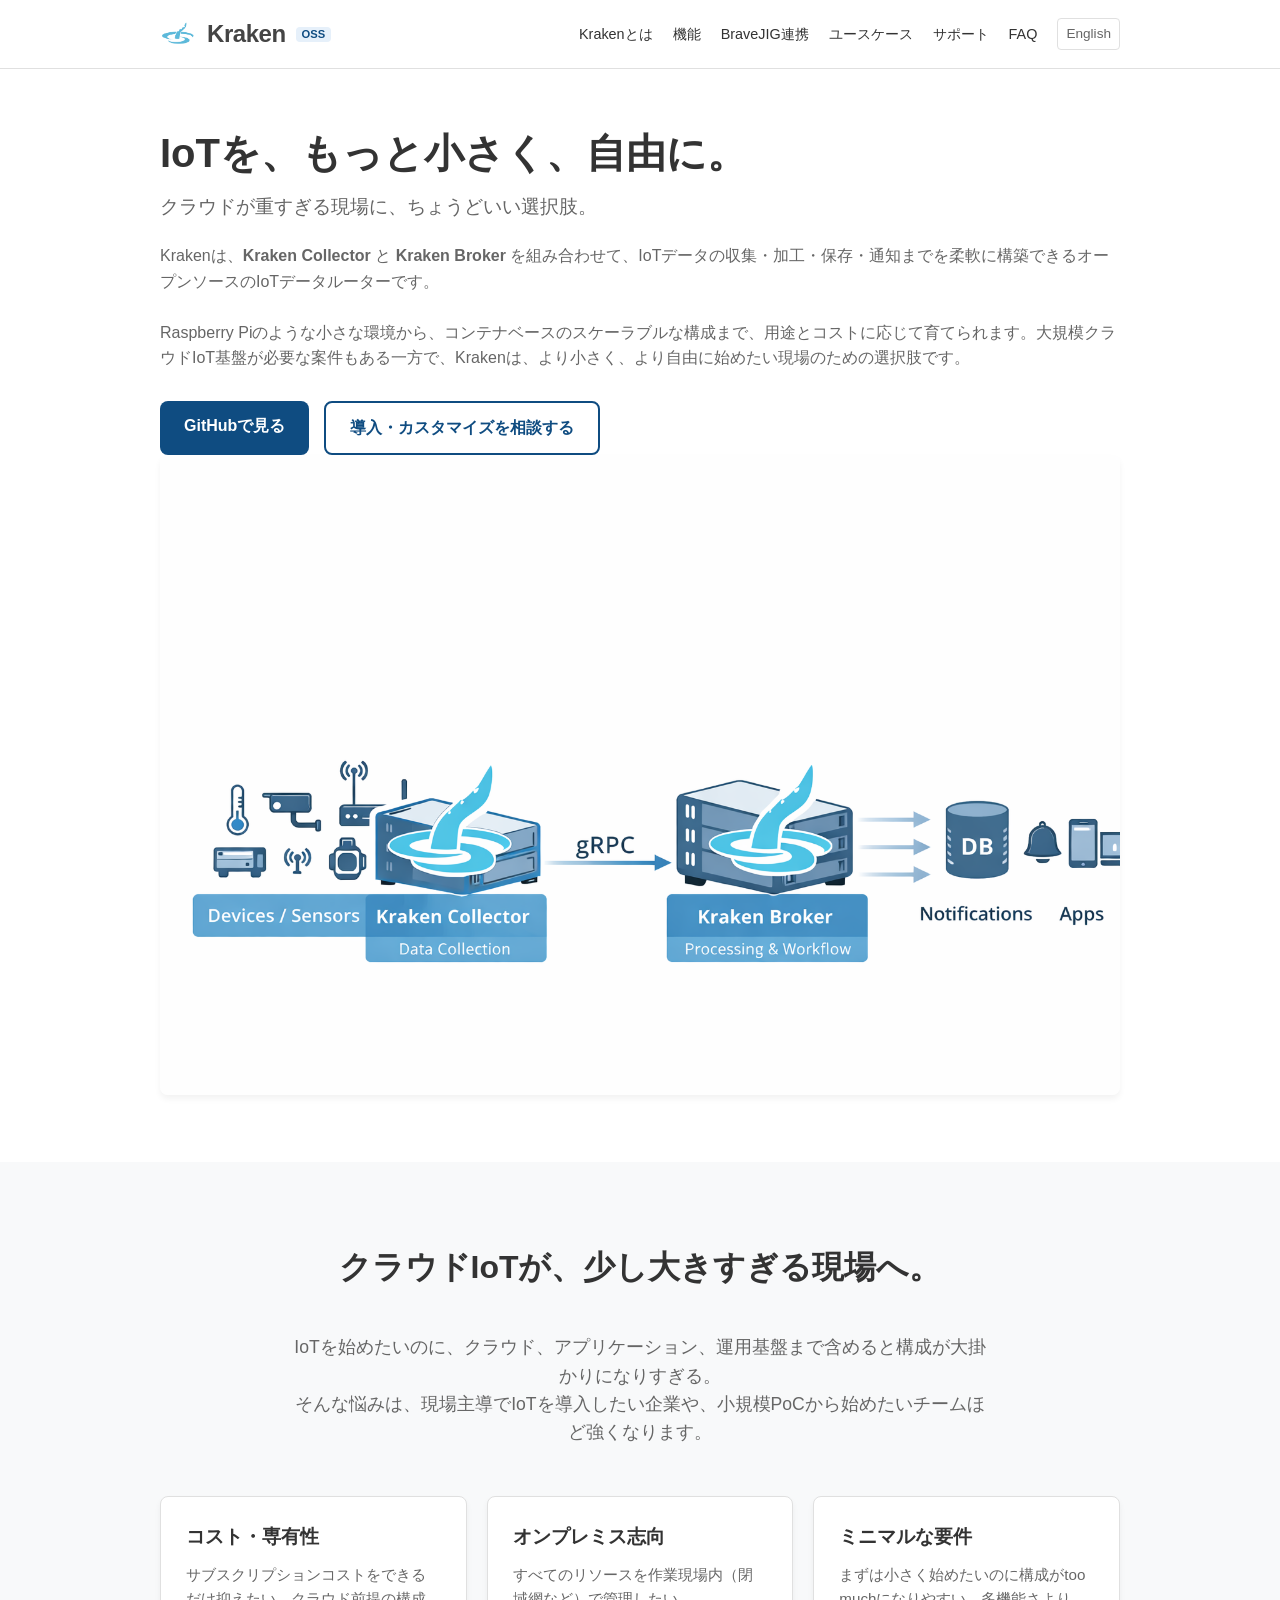
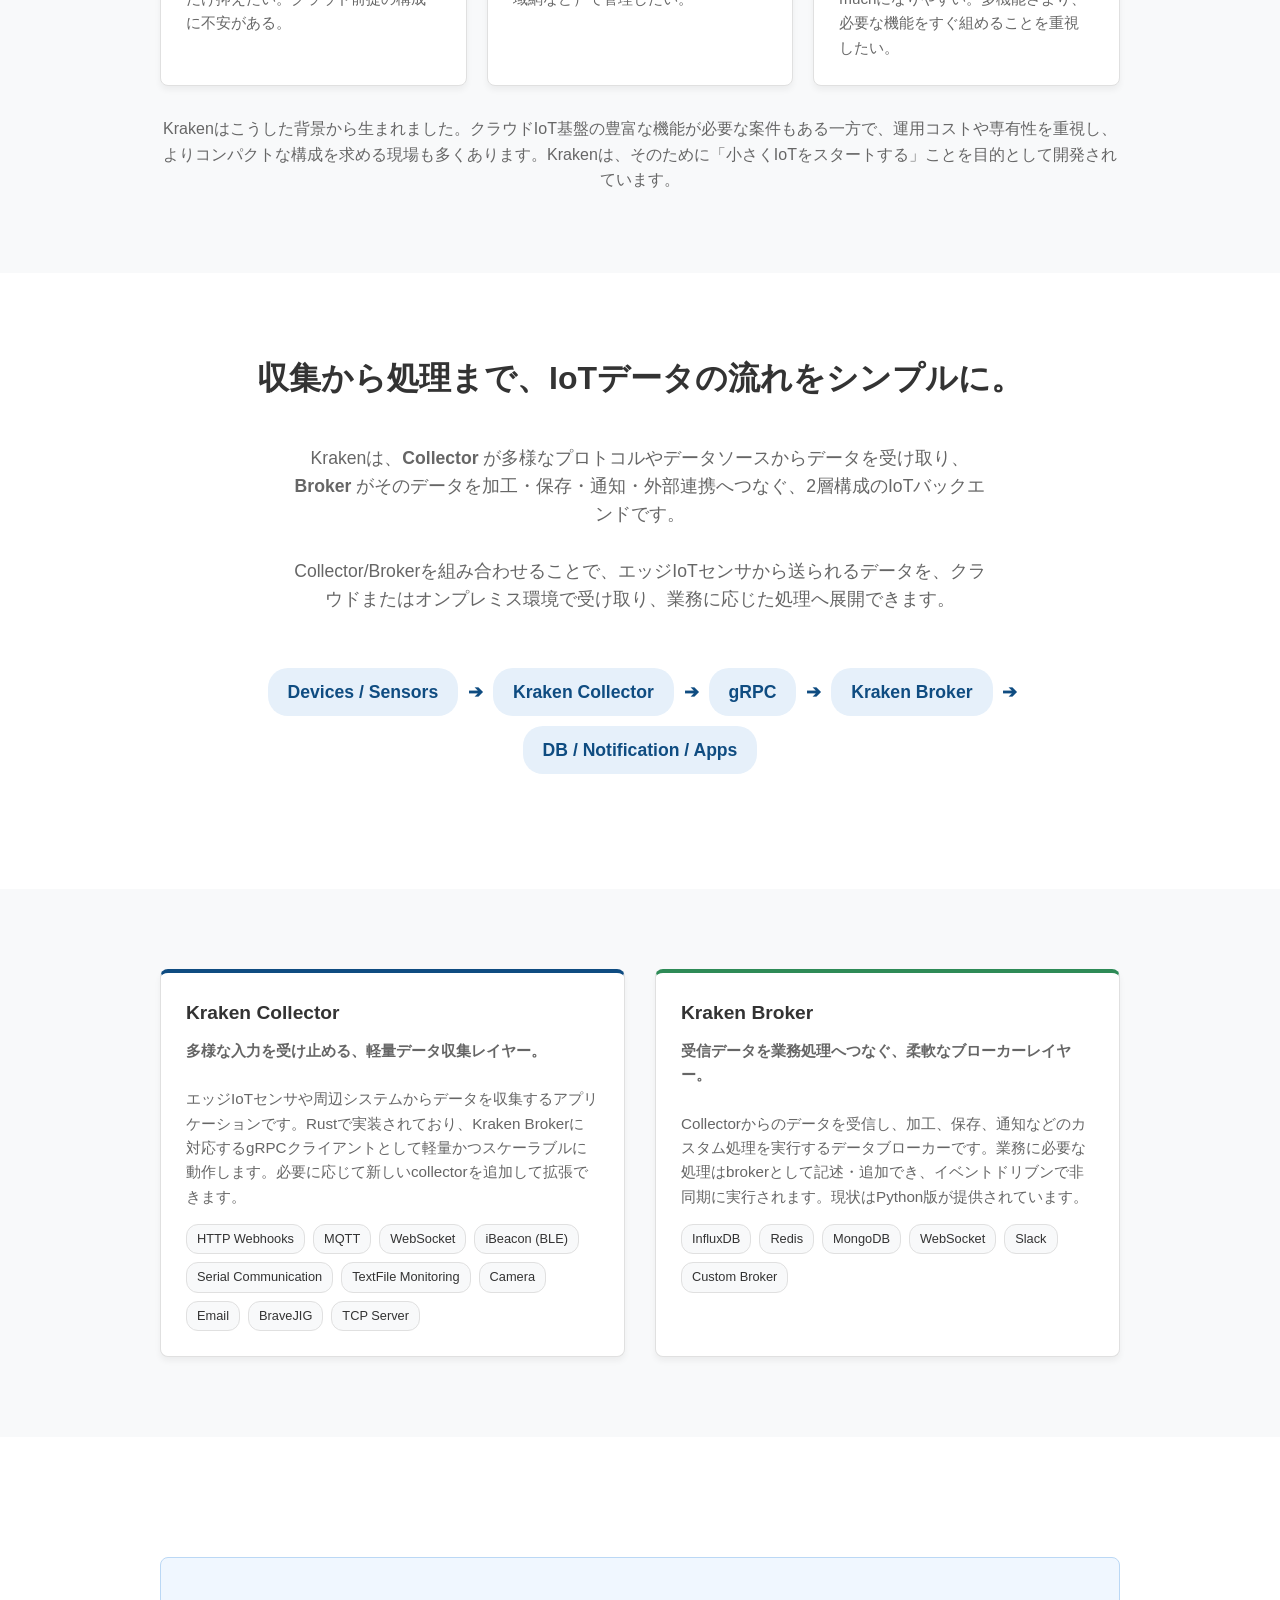
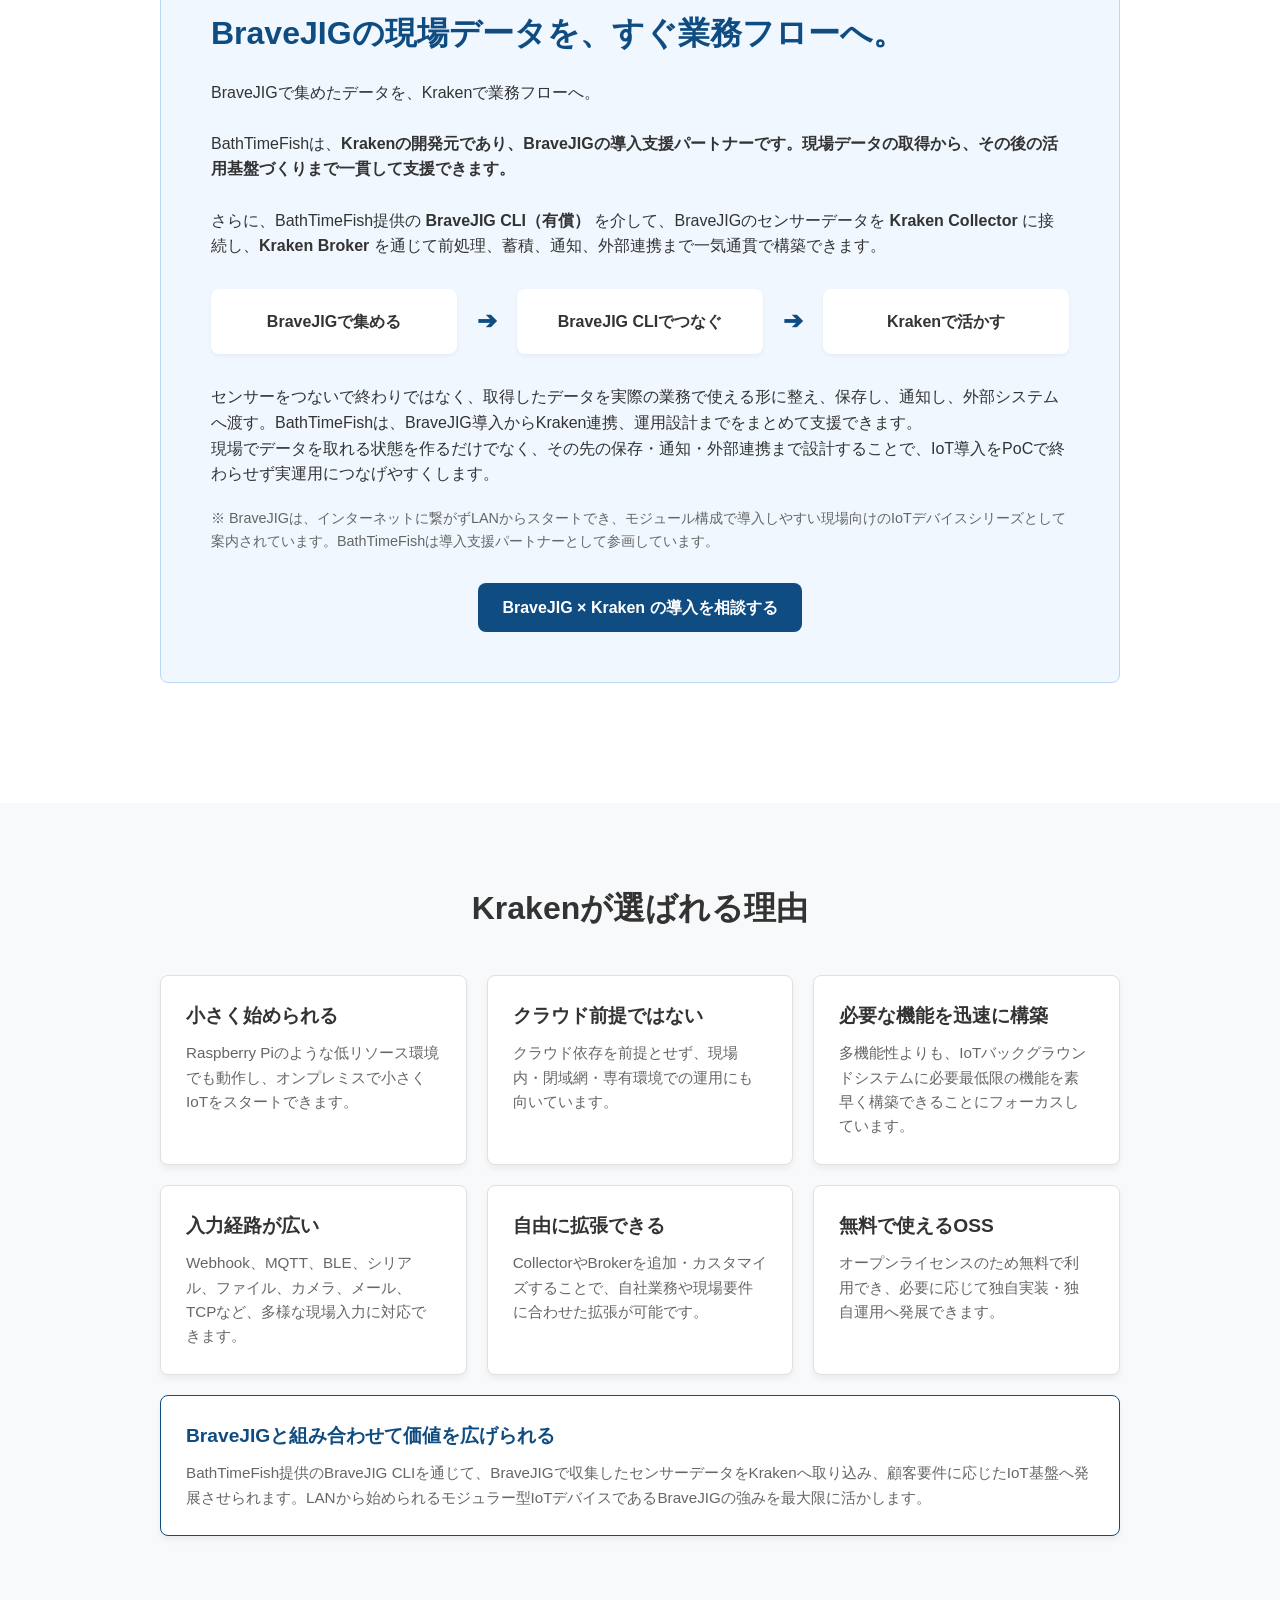
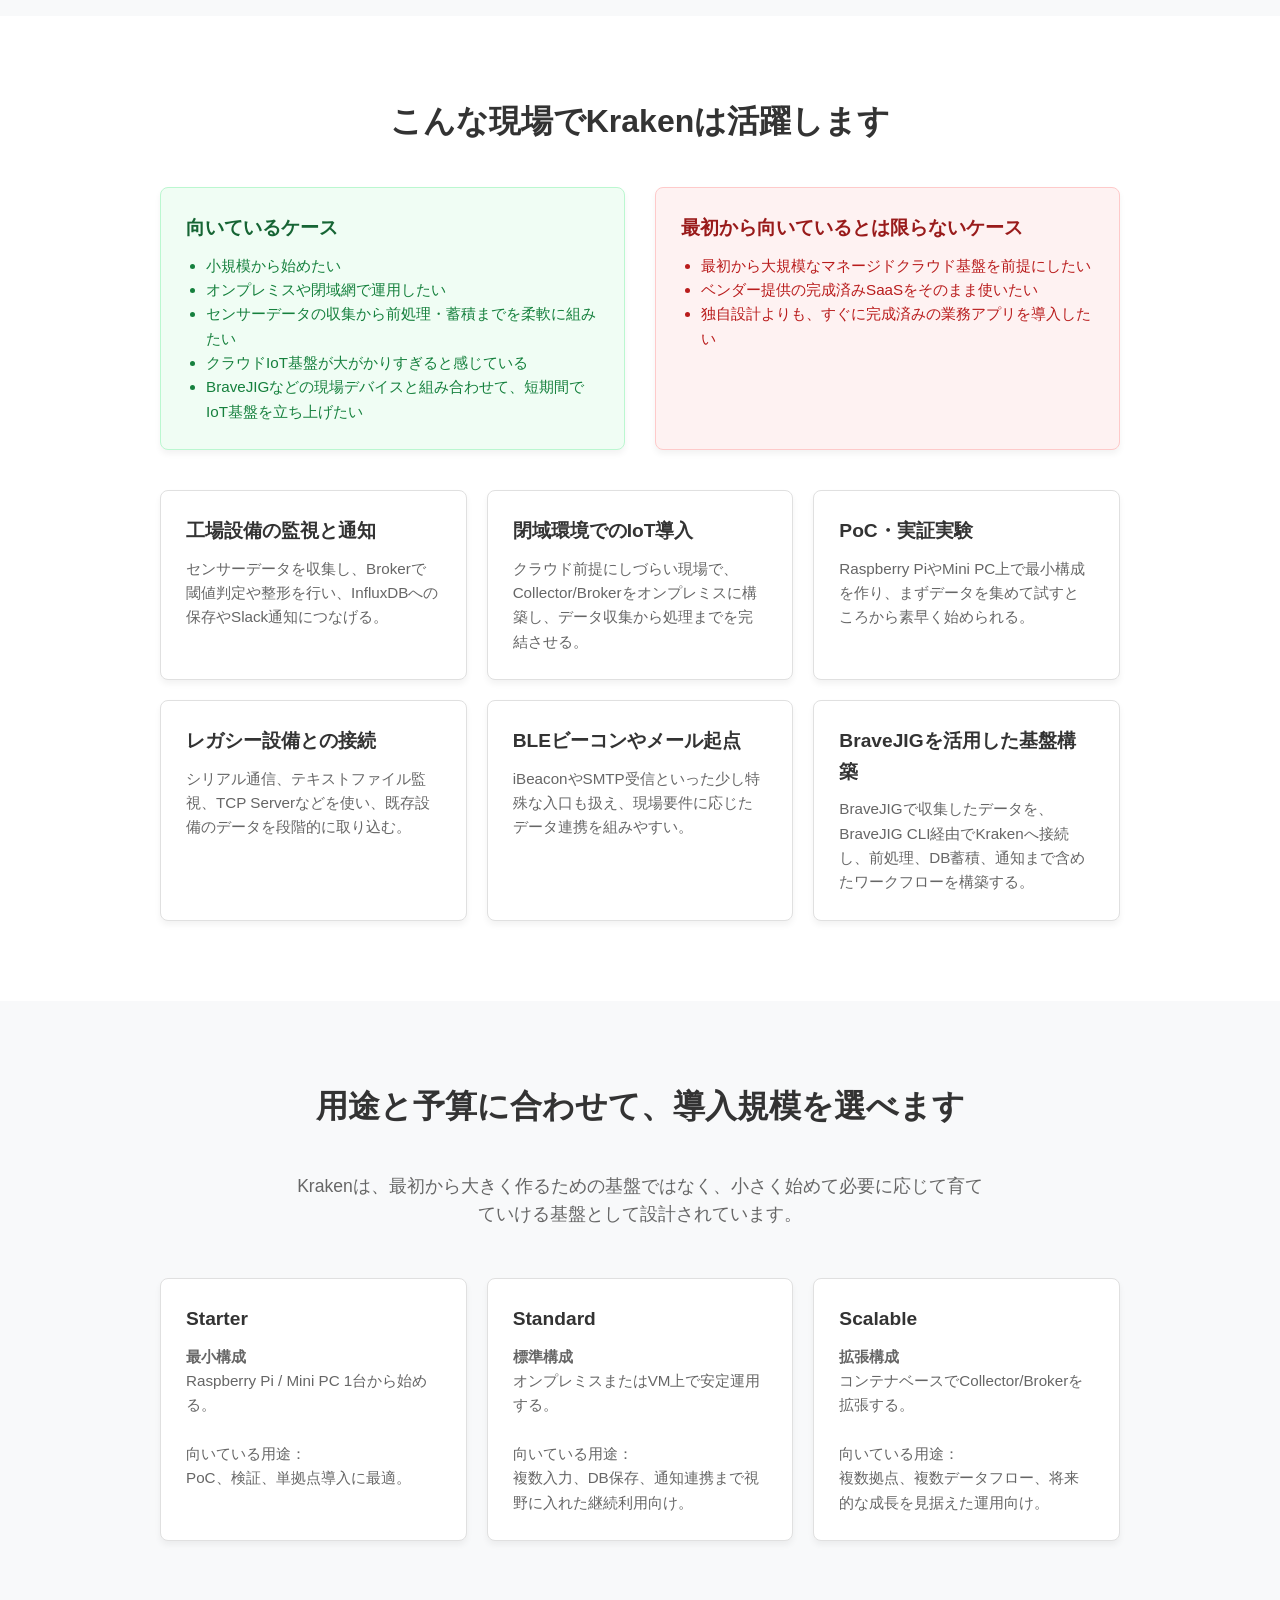
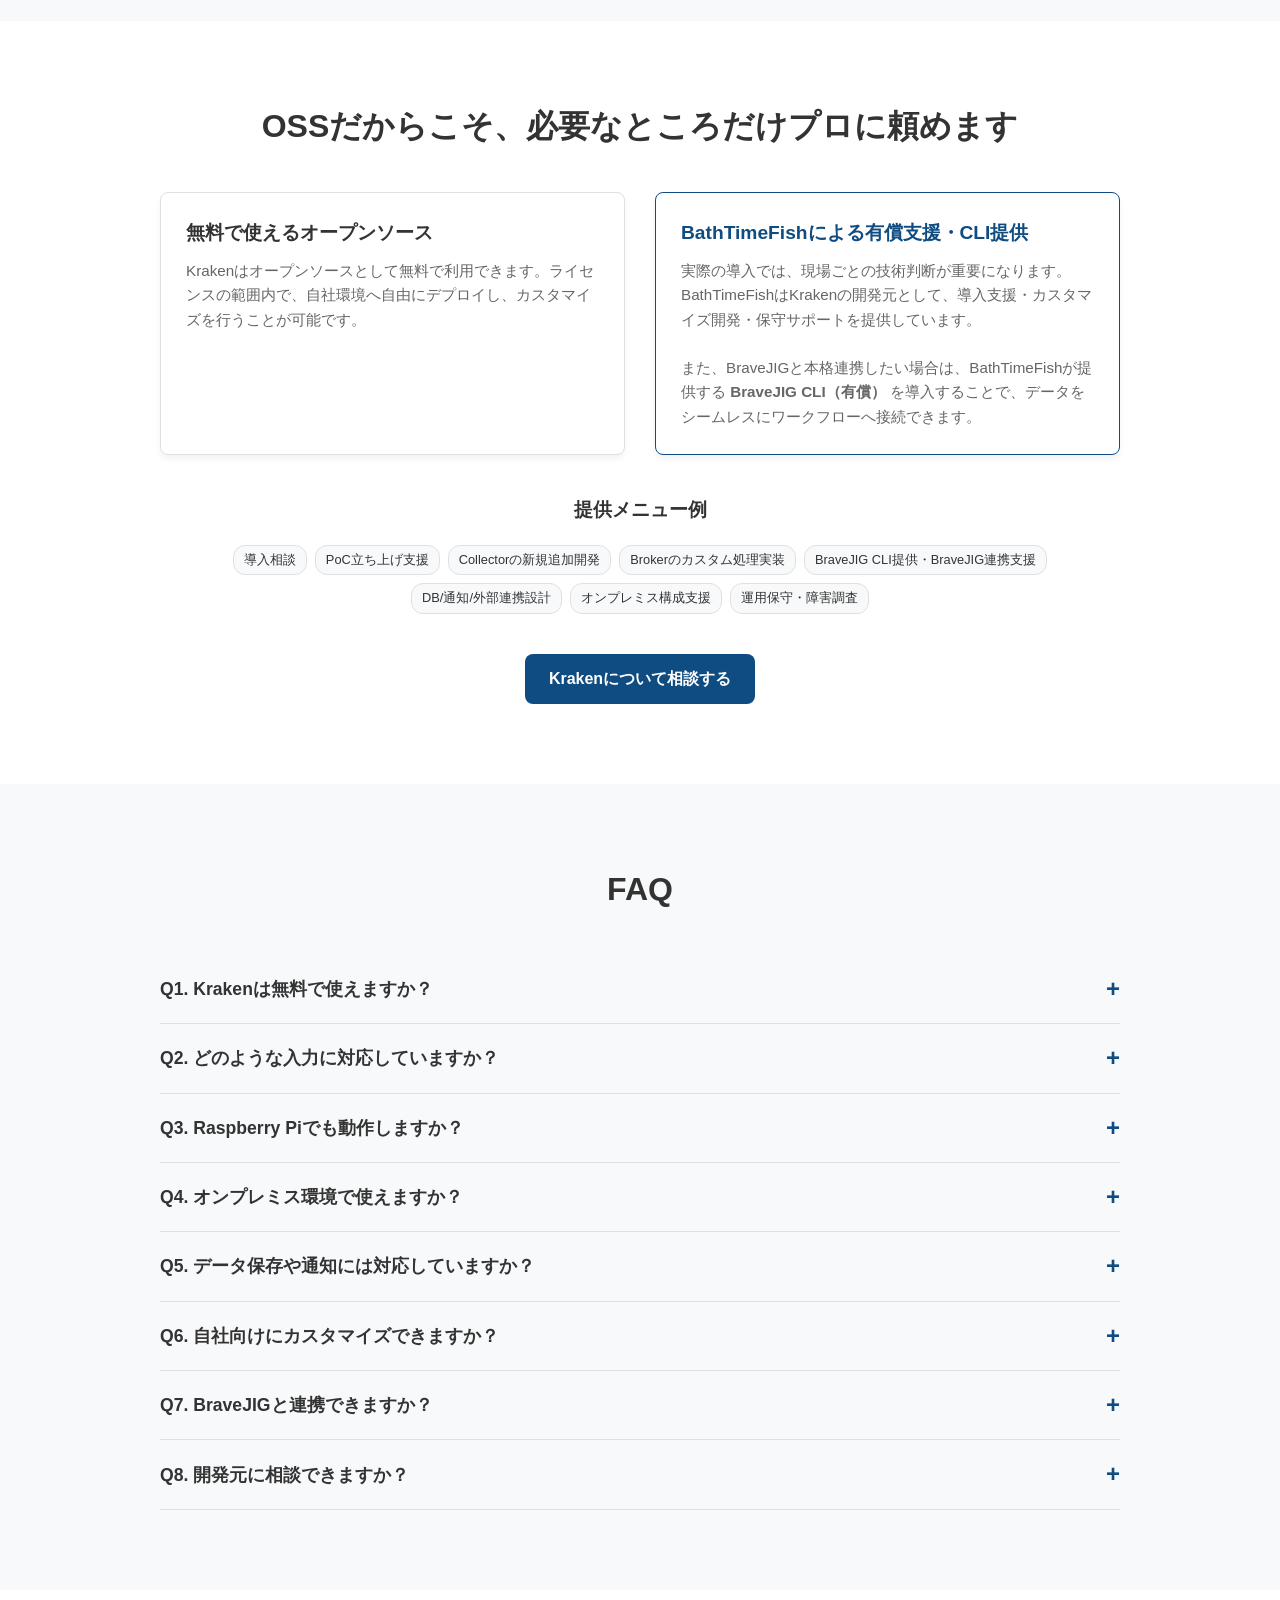
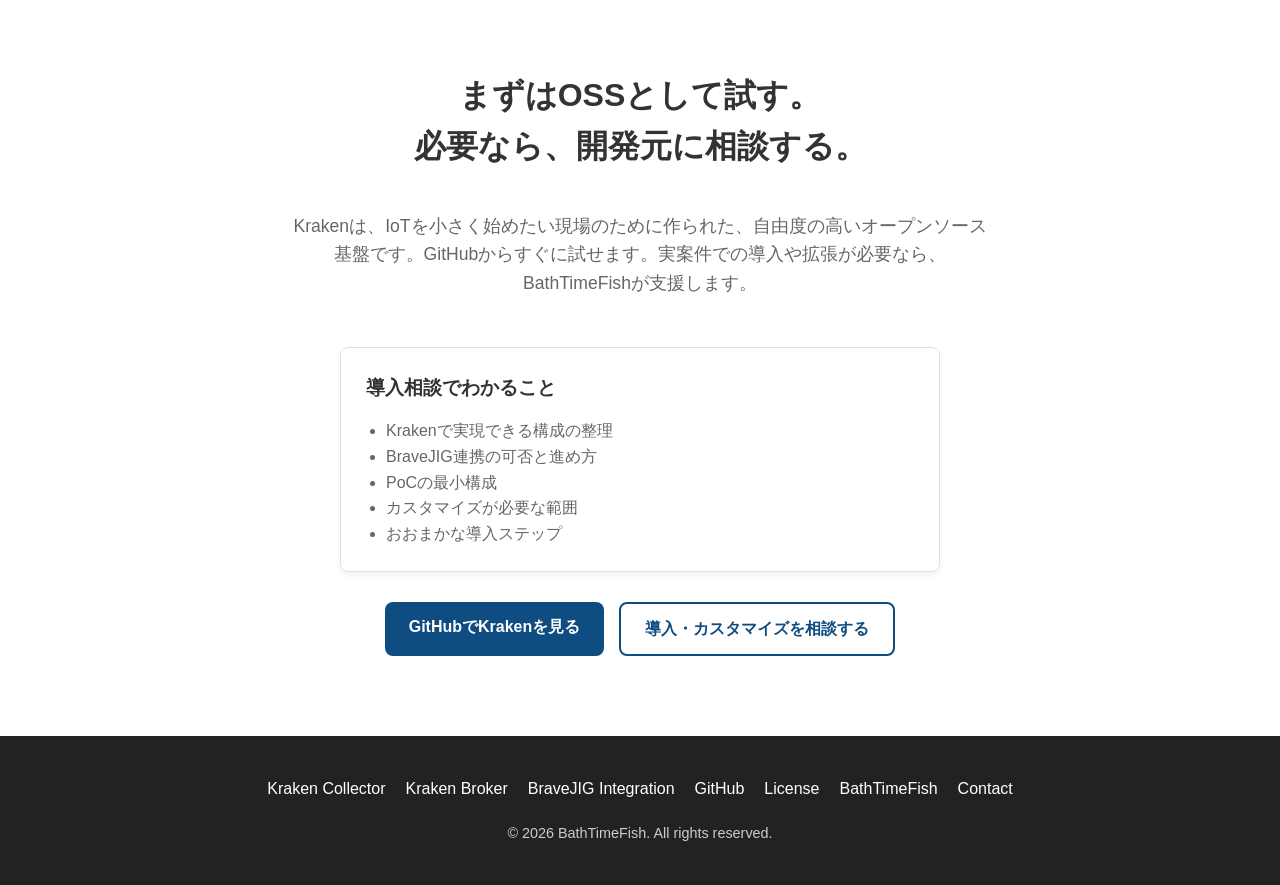
<file: index.html>
<!DOCTYPE html>
<html lang="ja">
<head>
    <meta charset="UTF-8">
    <meta name="viewport" content="width=device-width, initial-scale=1.0">
    <title>Kraken - IoTを、もっと小さく、自由に。</title>
    <meta name="description" content="クラウドが重すぎる現場に、ちょうどいい選択肢。OSSのIoTデータルーター「Kraken」">
    <link rel="shortcut icon" type="image/svg+xml" href="bathtimefish.svg">
    <link rel="alternate icon" type="image/png" href="bathtimefish.png">
    <link rel="stylesheet" href="styles.css">
</head>
<body>
    <header class="header">
        <div class="header-container">
            <div class="logo">
                <a href="#">
                    <img src="assets/kraken-logo-300.png" alt="Kraken Logo">
                    <span class="logo-text">Kraken</span>
                    <span class="logo-badge">OSS</span>
                </a>
            </div>
            <nav class="nav">
                <a href="#about">Krakenとは</a>
                <a href="#architecture">機能</a>
                <a href="#bravejig">BraveJIG連携</a>
                <a href="#usecases">ユースケース</a>
                <a href="#support">サポート</a>
                <a href="#faq">FAQ</a>
                <a href="en.html" class="lang-switch">English</a>
            </nav>
        </div>
    </header>

    <main>
        <!-- 1. Hero -->
        <section class="section hero" id="hero">
            <div class="container hero-container">
                <div class="hero-content">
                    <h1>IoTを、もっと小さく、自由に。</h1>
                    <h2>クラウドが重すぎる現場に、ちょうどいい選択肢。</h2>
                    <p>Krakenは、<strong>Kraken Collector</strong> と <strong>Kraken Broker</strong> を組み合わせて、IoTデータの収集・加工・保存・通知までを柔軟に構築できるオープンソースのIoTデータルーターです。<br><br>Raspberry Piのような小さな環境から、コンテナベースのスケーラブルな構成まで、用途とコストに応じて育てられます。大規模クラウドIoT基盤が必要な案件もある一方で、Krakenは、より小さく、より自由に始めたい現場のための選択肢です。</p>
                    <div class="hero-cta">
                        <!-- GitHub URL placeholder -->
                        <a href="https://github.com/bathtimefish/kraken_collector" class="btn btn-primary" target="_blank" rel="noopener noreferrer">GitHubで見る</a>
                        <!-- Google Form URL placeholder -->
                        <a href="https://forms.gle/X2RKJqLNiJXBfnKW8" class="btn btn-secondary" target="_blank" rel="noopener noreferrer">導入・カスタマイズを相談する</a>
                    </div>
                </div>
                <div class="hero-image">
                    <img src="assets/kraken_archtecture.png" alt="Kraken Architecture">
                </div>
            </div>
        </section>

        <!-- 2. 課題提起 -->
        <section class="section section-alt" id="problem">
            <div class="container">
                <h2 class="section-title">クラウドIoTが、少し大きすぎる現場へ。</h2>
                <p class="section-lead">IoTを始めたいのに、クラウド、アプリケーション、運用基盤まで含めると構成が大掛かりになりすぎる。<br>そんな悩みは、現場主導でIoTを導入したい企業や、小規模PoCから始めたいチームほど強くなります。</p>
                <div class="grid-3">
                    <div class="card">
                        <h3>コスト・専有性</h3>
                        <p>サブスクリプションコストをできるだけ抑えたい。クラウド前提の構成に不安がある。</p>
                    </div>
                    <div class="card">
                        <h3>オンプレミス志向</h3>
                        <p>すべてのリソースを作業現場内（閉域網など）で管理したい。</p>
                    </div>
                    <div class="card">
                        <h3>ミニマルな要件</h3>
                        <p>まずは小さく始めたいのに構成がtoo muchになりやすい。多機能さより、必要な機能をすぐ組めることを重視したい。</p>
                    </div>
                </div>
                <p style="text-align:center; margin-top:30px; color:var(--text-muted);">Krakenはこうした背景から生まれました。クラウドIoT基盤の豊富な機能が必要な案件もある一方で、運用コストや専有性を重視し、よりコンパクトな構成を求める現場も多くあります。Krakenは、そのために「小さくIoTをスタートする」ことを目的として開発されています。</p>
            </div>
        </section>

        <!-- 3. Krakenとは -->
        <section class="section" id="about">
            <div class="container">
                <h2 class="section-title">収集から処理まで、IoTデータの流れをシンプルに。</h2>
                <p class="section-lead">Krakenは、<strong>Collector</strong> が多様なプロトコルやデータソースからデータを受け取り、<strong>Broker</strong> がそのデータを加工・保存・通知・外部連携へつなぐ、2層構成のIoTバックエンドです。<br><br>Collector/Brokerを組み合わせることで、エッジIoTセンサから送られるデータを、クラウドまたはオンプレミス環境で受け取り、業務に応じた処理へ展開できます。</p>
                
                <div class="arch-diagram">
                    <span>Devices / Sensors</span> ➔ 
                    <span>Kraken Collector</span> ➔ 
                    <span>gRPC</span> ➔ 
                    <span>Kraken Broker</span> ➔ 
                    <span>DB / Notification / Apps</span>
                </div>
            </div>
        </section>

        <!-- 4. Collector / Broker -->
        <section class="section section-alt" id="architecture">
            <div class="container arch-details">
                <div class="grid-2">
                    <div class="card">
                        <h3>Kraken Collector</h3>
                        <p><strong>多様な入力を受け止める、軽量データ収集レイヤー。</strong><br><br>エッジIoTセンサや周辺システムからデータを収集するアプリケーションです。Rustで実装されており、Kraken Brokerに対応するgRPCクライアントとして軽量かつスケーラブルに動作します。必要に応じて新しいcollectorを追加して拡張できます。</p>
                        <div class="tag-list">
                            <span class="tag">HTTP Webhooks</span>
                            <span class="tag">MQTT</span>
                            <span class="tag">WebSocket</span>
                            <span class="tag">iBeacon (BLE)</span>
                            <span class="tag">Serial Communication</span>
                            <span class="tag">TextFile Monitoring</span>
                            <span class="tag">Camera</span>
                            <span class="tag">Email</span>
                            <span class="tag">BraveJIG</span>
                            <span class="tag">TCP Server</span>
                        </div>
                    </div>
                    <div class="card" style="border-top-color: #2e8b57;">
                        <h3>Kraken Broker</h3>
                        <p><strong>受信データを業務処理へつなぐ、柔軟なブローカーレイヤー。</strong><br><br>Collectorからのデータを受信し、加工、保存、通知などのカスタム処理を実行するデータブローカーです。業務に必要な処理はbrokerとして記述・追加でき、イベントドリブンで非同期に実行されます。現状はPython版が提供されています。</p>
                        <div class="tag-list">
                            <span class="tag">InfluxDB</span>
                            <span class="tag">Redis</span>
                            <span class="tag">MongoDB</span>
                            <span class="tag">WebSocket</span>
                            <span class="tag">Slack</span>
                            <span class="tag">Custom Broker</span>
                        </div>
                    </div>
                </div>
            </div>
        </section>

        <!-- 5. BraveJIG連携 -->
        <section class="section" id="bravejig">
            <div class="container">
                <div class="bravejig-section">
                    <h2 class="section-title">BraveJIGの現場データを、すぐ業務フローへ。</h2>
                    <p>BraveJIGで集めたデータを、Krakenで業務フローへ。<br><br>BathTimeFishは、<strong>Krakenの開発元であり、BraveJIGの導入支援パートナーです。現場データの取得から、その後の活用基盤づくりまで一貫して支援できます。</strong><br><br>さらに、BathTimeFish提供の <strong>BraveJIG CLI（有償）</strong> を介して、BraveJIGのセンサーデータを <strong>Kraken Collector</strong> に接続し、<strong>Kraken Broker</strong> を通じて前処理、蓄積、通知、外部連携まで一気通貫で構築できます。</p>
                    
                    <div class="bravejig-steps">
                        <div class="step">BraveJIGで集める</div>
                        <div class="step-arrow">➔</div>
                        <div class="step">BraveJIG CLIでつなぐ</div>
                        <div class="step-arrow">➔</div>
                        <div class="step">Krakenで活かす</div>
                    </div>
                    
                    <p>センサーをつないで終わりではなく、取得したデータを実際の業務で使える形に整え、保存し、通知し、外部システムへ渡す。BathTimeFishは、BraveJIG導入からKraken連携、運用設計までをまとめて支援できます。<br>現場でデータを取れる状態を作るだけでなく、その先の保存・通知・外部連携まで設計することで、IoT導入をPoCで終わらせず実運用につなげやすくします。</p>
                    
                    <div class="bravejig-note">
                        ※ BraveJIGは、インターネットに繋がずLANからスタートでき、モジュール構成で導入しやすい現場向けのIoTデバイスシリーズとして案内されています。BathTimeFishは導入支援パートナーとして参画しています。
                    </div>
                    
                    <div style="margin-top: 30px; text-align: center;">
                        <a href="https://forms.gle/X2RKJqLNiJXBfnKW8" class="btn btn-primary" target="_blank" rel="noopener noreferrer">BraveJIG × Kraken の導入を相談する</a>
                    </div>
                </div>
            </div>
        </section>

        <!-- 6. Krakenの強み -->
        <section class="section section-alt" id="strengths">
            <div class="container">
                <h2 class="section-title">Krakenが選ばれる理由</h2>
                <div class="grid-3">
                    <div class="card">
                        <h3>小さく始められる</h3>
                        <p>Raspberry Piのような低リソース環境でも動作し、オンプレミスで小さくIoTをスタートできます。</p>
                    </div>
                    <div class="card">
                        <h3>クラウド前提ではない</h3>
                        <p>クラウド依存を前提とせず、現場内・閉域網・専有環境での運用にも向いています。</p>
                    </div>
                    <div class="card">
                        <h3>必要な機能を迅速に構築</h3>
                        <p>多機能性よりも、IoTバックグラウンドシステムに必要最低限の機能を素早く構築できることにフォーカスしています。</p>
                    </div>
                    <div class="card">
                        <h3>入力経路が広い</h3>
                        <p>Webhook、MQTT、BLE、シリアル、ファイル、カメラ、メール、TCPなど、多様な現場入力に対応できます。</p>
                    </div>
                    <div class="card">
                        <h3>自由に拡張できる</h3>
                        <p>CollectorやBrokerを追加・カスタマイズすることで、自社業務や現場要件に合わせた拡張が可能です。</p>
                    </div>
                    <div class="card">
                        <h3>無料で使えるOSS</h3>
                        <p>オープンライセンスのため無料で利用でき、必要に応じて独自実装・独自運用へ発展できます。</p>
                    </div>
                    <div class="card" style="grid-column: 1 / -1; border-color: var(--primary);">
                        <h3 style="color: var(--primary);">BraveJIGと組み合わせて価値を広げられる</h3>
                        <p>BathTimeFish提供のBraveJIG CLIを通じて、BraveJIGで収集したセンサーデータをKrakenへ取り込み、顧客要件に応じたIoT基盤へ発展させられます。LANから始められるモジュラー型IoTデバイスであるBraveJIGの強みを最大限に活かします。</p>
                    </div>
                </div>
            </div>
        </section>

        <!-- 7. ユースケース -->
        <section class="section" id="usecases">
            <div class="container">
                <h2 class="section-title">こんな現場でKrakenは活躍します</h2>
                
                <div class="grid-2" style="margin-bottom: 40px;">
                    <div class="card" style="background: #f0fdf4; border-color: #bbf7d0;">
                        <h3 style="color: #166534;">向いているケース</h3>
                        <ul style="list-style:disc; margin-left: 20px; color: #15803d; font-size: 0.95rem;">
                            <li>小規模から始めたい</li>
                            <li>オンプレミスや閉域網で運用したい</li>
                            <li>センサーデータの収集から前処理・蓄積までを柔軟に組みたい</li>
                            <li>クラウドIoT基盤が大がかりすぎると感じている</li>
                            <li>BraveJIGなどの現場デバイスと組み合わせて、短期間でIoT基盤を立ち上げたい</li>
                        </ul>
                    </div>
                    <div class="card" style="background: #fef2f2; border-color: #fecaca;">
                        <h3 style="color: #991b1b;">最初から向いているとは限らないケース</h3>
                        <ul style="list-style:disc; margin-left: 20px; color: #b91c1c; font-size: 0.95rem;">
                            <li>最初から大規模なマネージドクラウド基盤を前提にしたい</li>
                            <li>ベンダー提供の完成済みSaaSをそのまま使いたい</li>
                            <li>独自設計よりも、すぐに完成済みの業務アプリを導入したい</li>
                        </ul>
                    </div>
                </div>

                <div class="grid-3">
                    <div class="card">
                        <h3>工場設備の監視と通知</h3>
                        <p>センサーデータを収集し、Brokerで閾値判定や整形を行い、InfluxDBへの保存やSlack通知につなげる。</p>
                    </div>
                    <div class="card">
                        <h3>閉域環境でのIoT導入</h3>
                        <p>クラウド前提にしづらい現場で、Collector/Brokerをオンプレミスに構築し、データ収集から処理までを完結させる。</p>
                    </div>
                    <div class="card">
                        <h3>PoC・実証実験</h3>
                        <p>Raspberry PiやMini PC上で最小構成を作り、まずデータを集めて試すところから素早く始められる。</p>
                    </div>
                    <div class="card">
                        <h3>レガシー設備との接続</h3>
                        <p>シリアル通信、テキストファイル監視、TCP Serverなどを使い、既存設備のデータを段階的に取り込む。</p>
                    </div>
                    <div class="card">
                        <h3>BLEビーコンやメール起点</h3>
                        <p>iBeaconやSMTP受信といった少し特殊な入口も扱え、現場要件に応じたデータ連携を組みやすい。</p>
                    </div>
                    <div class="card">
                        <h3>BraveJIGを活用した基盤構築</h3>
                        <p>BraveJIGで収集したデータを、BraveJIG CLI経由でKrakenへ接続し、前処理、DB蓄積、通知まで含めたワークフローを構築する。</p>
                    </div>
                </div>
            </div>
        </section>

        <!-- 8. 導入モデル -->
        <section class="section section-alt" id="models">
            <div class="container">
                <h2 class="section-title">用途と予算に合わせて、導入規模を選べます</h2>
                <p class="section-lead">Krakenは、最初から大きく作るための基盤ではなく、小さく始めて必要に応じて育てていける基盤として設計されています。</p>
                <div class="grid-3">
                    <div class="card">
                        <h3>Starter</h3>
                        <p><strong>最小構成</strong><br>Raspberry Pi / Mini PC 1台から始める。<br><br>向いている用途：<br>PoC、検証、単拠点導入に最適。</p>
                    </div>
                    <div class="card">
                        <h3>Standard</h3>
                        <p><strong>標準構成</strong><br>オンプレミスまたはVM上で安定運用する。<br><br>向いている用途：<br>複数入力、DB保存、通知連携まで視野に入れた継続利用向け。</p>
                    </div>
                    <div class="card">
                        <h3>Scalable</h3>
                        <p><strong>拡張構成</strong><br>コンテナベースでCollector/Brokerを拡張する。<br><br>向いている用途：<br>複数拠点、複数データフロー、将来的な成長を見据えた運用向け。</p>
                    </div>
                </div>
            </div>
        </section>

        <!-- 9. OSS + 有償サポート -->
        <section class="section" id="support">
            <div class="container">
                <h2 class="section-title">OSSだからこそ、必要なところだけプロに頼めます</h2>
                <div class="grid-2">
                    <div class="card">
                        <h3>無料で使えるオープンソース</h3>
                        <p>Krakenはオープンソースとして無料で利用できます。ライセンスの範囲内で、自社環境へ自由にデプロイし、カスタマイズを行うことが可能です。</p>
                    </div>
                    <div class="card" style="border-color: var(--primary);">
                        <h3 style="color: var(--primary);">BathTimeFishによる有償支援・CLI提供</h3>
                        <p>実際の導入では、現場ごとの技術判断が重要になります。BathTimeFishはKrakenの開発元として、導入支援・カスタマイズ開発・保守サポートを提供しています。<br><br>また、BraveJIGと本格連携したい場合は、BathTimeFishが提供する <strong>BraveJIG CLI（有償）</strong> を導入することで、データをシームレスにワークフローへ接続できます。</p>
                    </div>
                </div>
                
                <div style="margin-top: 40px;">
                    <h3 style="text-align: center; margin-bottom: 20px;">提供メニュー例</h3>
                    <div class="tag-list" style="justify-content: center;">
                        <span class="tag">導入相談</span>
                        <span class="tag">PoC立ち上げ支援</span>
                        <span class="tag">Collectorの新規追加開発</span>
                        <span class="tag">Brokerのカスタム処理実装</span>
                        <span class="tag">BraveJIG CLI提供・BraveJIG連携支援</span>
                        <span class="tag">DB/通知/外部連携設計</span>
                        <span class="tag">オンプレミス構成支援</span>
                        <span class="tag">運用保守・障害調査</span>
                    </div>
                </div>
                <div style="text-align: center; margin-top: 40px;">
                    <a href="https://forms.gle/X2RKJqLNiJXBfnKW8" class="btn btn-primary" target="_blank" rel="noopener noreferrer">Krakenについて相談する</a>
                </div>
            </div>
        </section>

        <!-- 10. FAQ -->
        <section class="section section-alt" id="faq">
            <div class="container">
                <h2 class="section-title">FAQ</h2>
                <div class="faq-list">
                    <div class="faq-item">
                        <div class="faq-q">Q1. Krakenは無料で使えますか？</div>
                        <div class="faq-a">はい。KrakenはOSSとして公開されており、無料で利用できます。</div>
                    </div>
                    <div class="faq-item">
                        <div class="faq-q">Q2. どのような入力に対応していますか？</div>
                        <div class="faq-a">HTTP Webhooks、MQTT、WebSocket、iBeacon、シリアル通信、テキストファイル監視、Camera、Email、BraveJIG、TCP Serverなどに対応しています。</div>
                    </div>
                    <div class="faq-item">
                        <div class="faq-q">Q3. Raspberry Piでも動作しますか？</div>
                        <div class="faq-a">はい。KrakenはRaspberry Piのような低リソースなコンピュータ上で、小さくIoTをスタートする用途を想定しています。</div>
                    </div>
                    <div class="faq-item">
                        <div class="faq-q">Q4. オンプレミス環境で使えますか？</div>
                        <div class="faq-a">はい。Krakenはクラウドおよびオンプレミス環境の両方で利用できる構成として設計されています。</div>
                    </div>
                    <div class="faq-item">
                        <div class="faq-q">Q5. データ保存や通知には対応していますか？</div>
                        <div class="faq-a">はい。Brokerでデータ加工、保存、通知を行えます。InfluxDB、Redis、MongoDB、WebSocket、Slackなどの連携が可能です。</div>
                    </div>
                    <div class="faq-item">
                        <div class="faq-q">Q6. 自社向けにカスタマイズできますか？</div>
                        <div class="faq-a">はい。Collectorの追加実装やBrokerのカスタマイズにより、業務要件に応じた拡張が可能です。</div>
                    </div>
                    <div class="faq-item">
                        <div class="faq-q">Q7. BraveJIGと連携できますか？</div>
                        <div class="faq-a">はい。Kraken CollectorはBraveJIG連携に対応しており、BathTimeFishが提供するBraveJIG CLI（有償）を介してセンサーデータをKrakenへ取り込めます。これにより、前処理、DB保存、通知、外部連携まで含めたワークフローを構築できます。</div>
                    </div>
                    <div class="faq-item">
                        <div class="faq-q">Q8. 開発元に相談できますか？</div>
                        <div class="faq-a">はい。BathTimeFishでは導入相談、カスタマイズ開発、運用支援に加えて、BraveJIG CLIの提供およびBraveJIG連携支援も提供します。</div>
                    </div>
                </div>
            </div>
        </section>

        <!-- 11. 最終CTA -->
        <section class="section final-cta" id="contact">
            <div class="container">
                <h2 class="section-title">まずはOSSとして試す。<br>必要なら、開発元に相談する。</h2>
                <p class="section-lead">Krakenは、IoTを小さく始めたい現場のために作られた、自由度の高いオープンソース基盤です。GitHubからすぐに試せます。実案件での導入や拡張が必要なら、BathTimeFishが支援します。</p>
                
                <div class="card" style="max-width: 600px; margin: 0 auto; text-align: left;">
                    <h3 style="margin-bottom: 15px;">導入相談でわかること</h3>
                    <ul style="list-style:disc; margin-left: 20px; color: var(--text-muted);">
                        <li>Krakenで実現できる構成の整理</li>
                        <li>BraveJIG連携の可否と進め方</li>
                        <li>PoCの最小構成</li>
                        <li>カスタマイズが必要な範囲</li>
                        <li>おおまかな導入ステップ</li>
                    </ul>
                </div>

                <div class="hero-cta">
                    <a href="https://github.com/bathtimefish/kraken_collector" class="btn btn-primary" target="_blank" rel="noopener noreferrer">GitHubでKrakenを見る</a>
                    <a href="https://forms.gle/X2RKJqLNiJXBfnKW8" class="btn btn-secondary" target="_blank" rel="noopener noreferrer">導入・カスタマイズを相談する</a>
                </div>
            </div>
        </section>
    </main>

    <footer class="footer">
        <div class="container">
            <div class="footer-links">
                <a href="#about">Kraken Collector</a>
                <a href="#about">Kraken Broker</a>
                <a href="#bravejig">BraveJIG Integration</a>
                <a href="https://github.com/bathtimefish/kraken_collector" target="_blank" rel="noopener noreferrer">GitHub</a>
                <a href="#">License</a>
                <a href="https://www.bathtimefish.com" target="_blank" rel="noopener noreferrer">BathTimeFish</a>
                <a href="https://forms.gle/X2RKJqLNiJXBfnKW8" target="_blank" rel="noopener noreferrer">Contact</a>
            </div>
            <p>&copy; 2026 BathTimeFish. All rights reserved.</p>
        </div>
    </footer>

    <script src="script.js"></script>
</body>
</html>
</file>
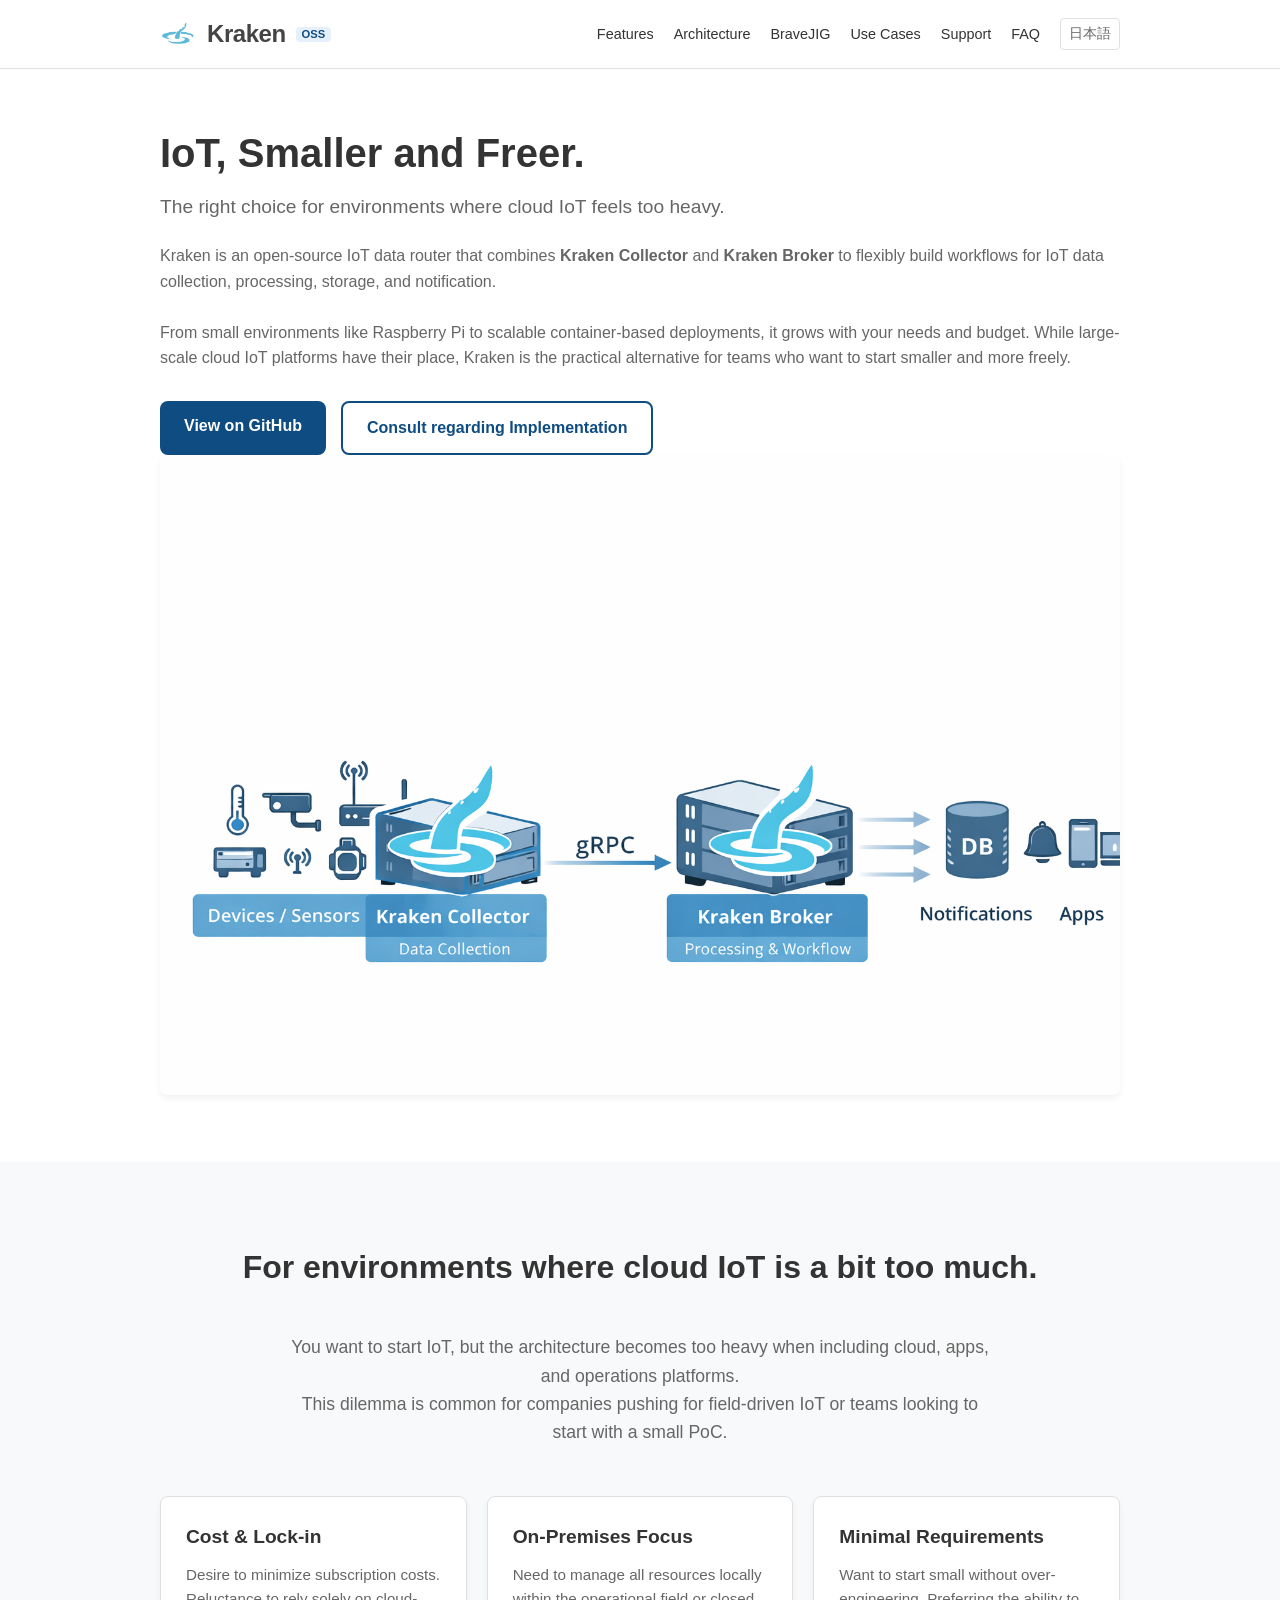
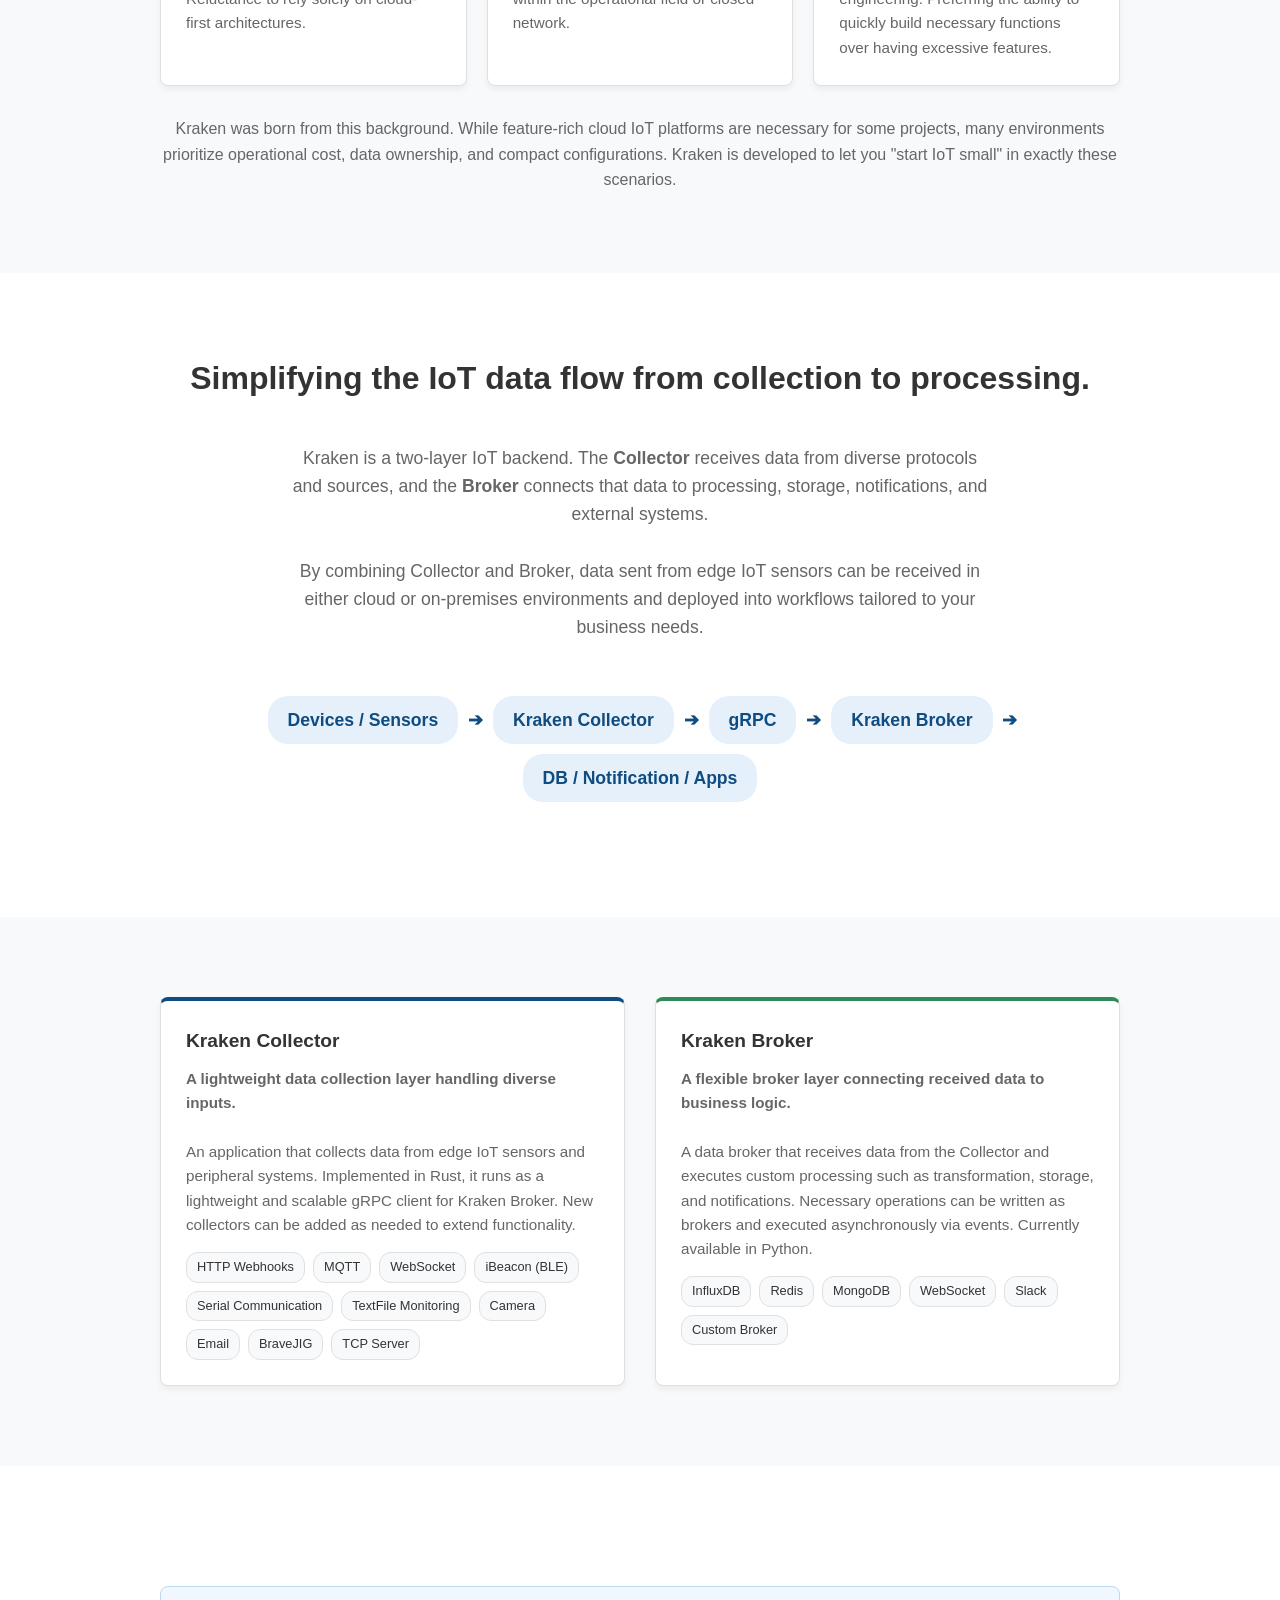
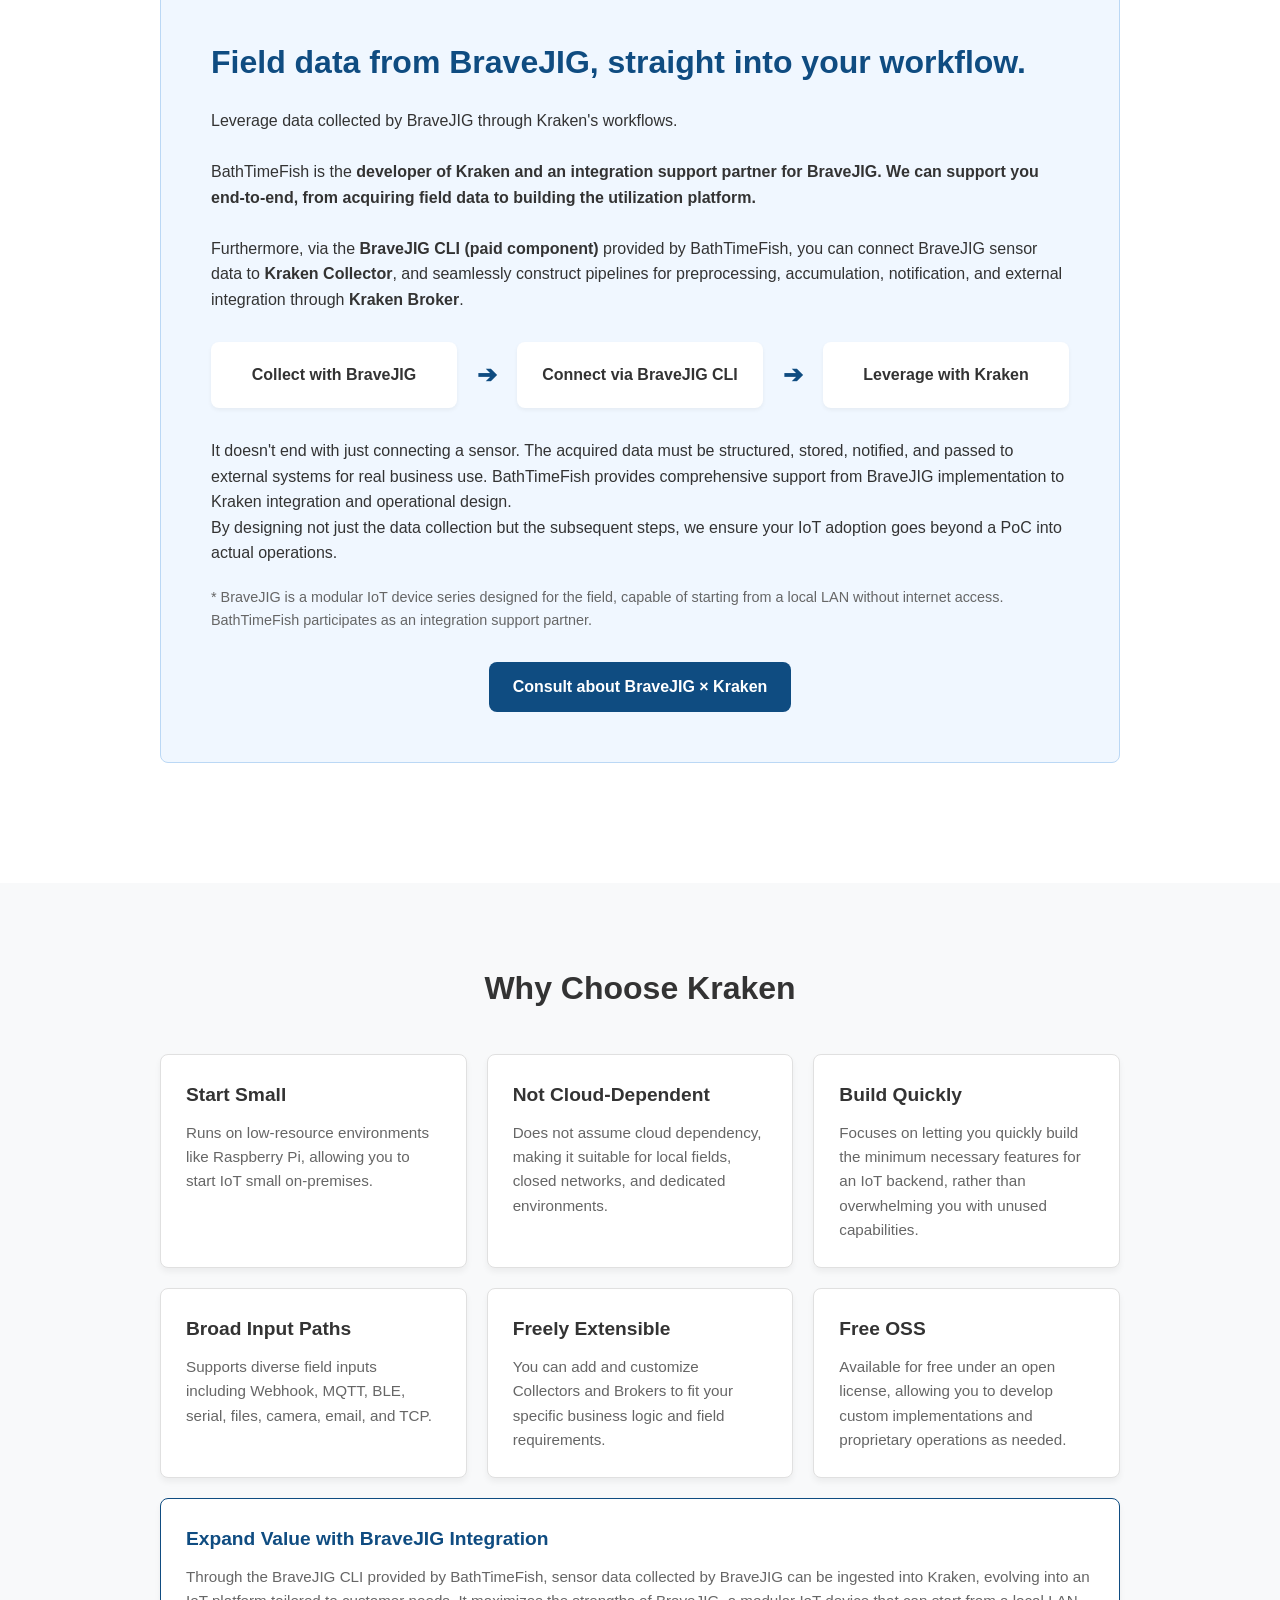
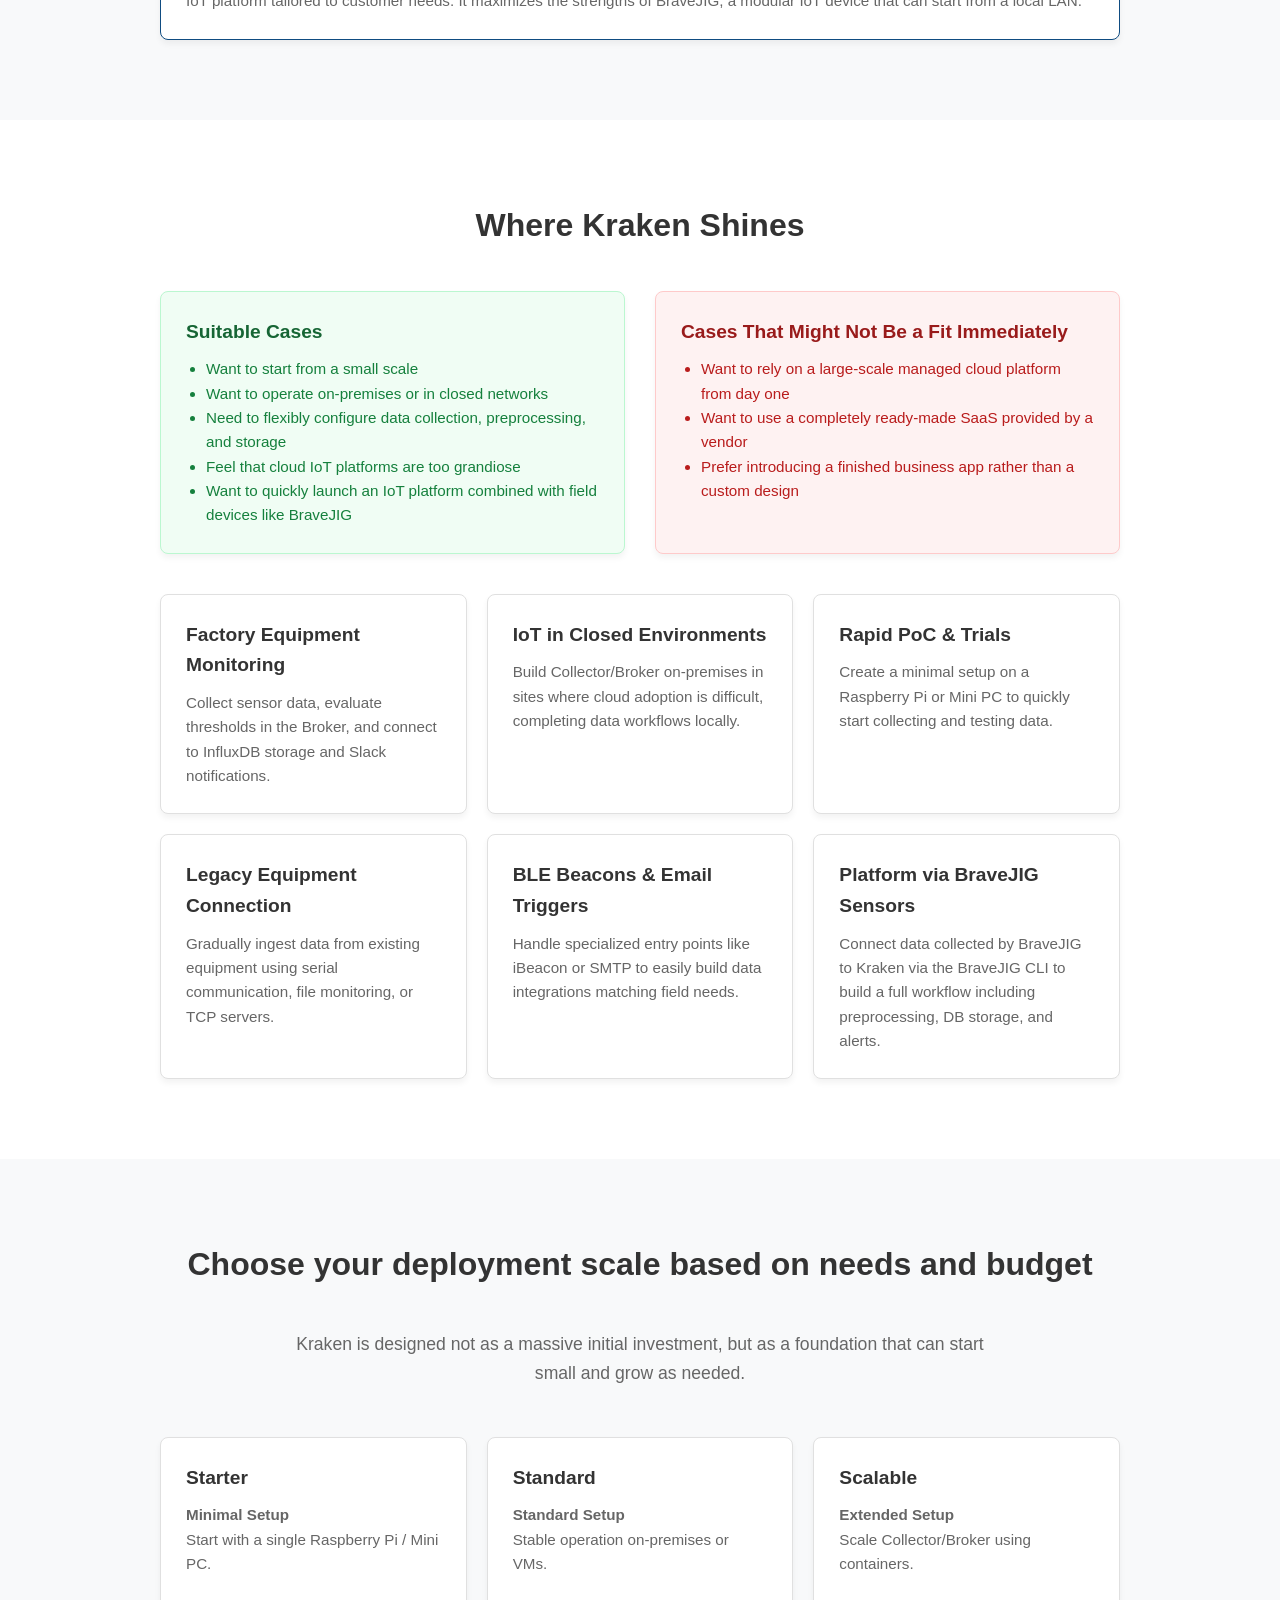
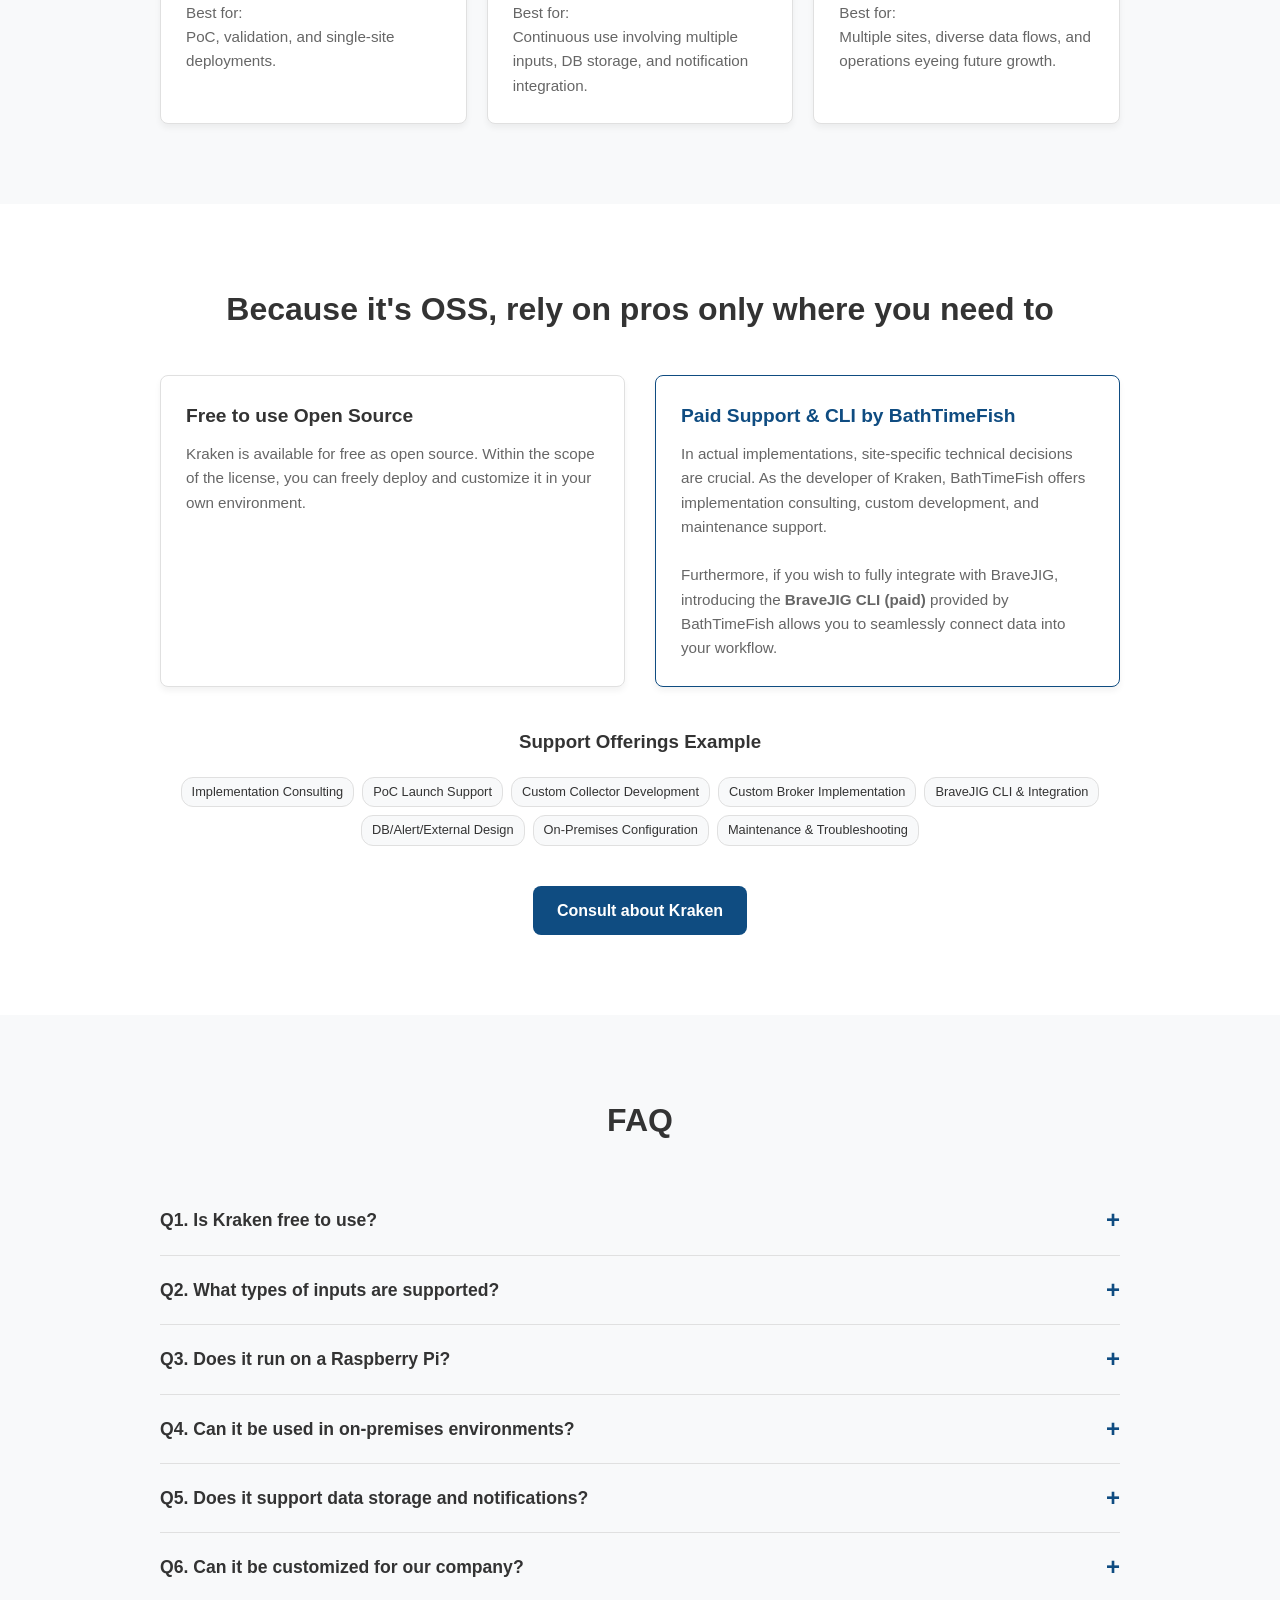
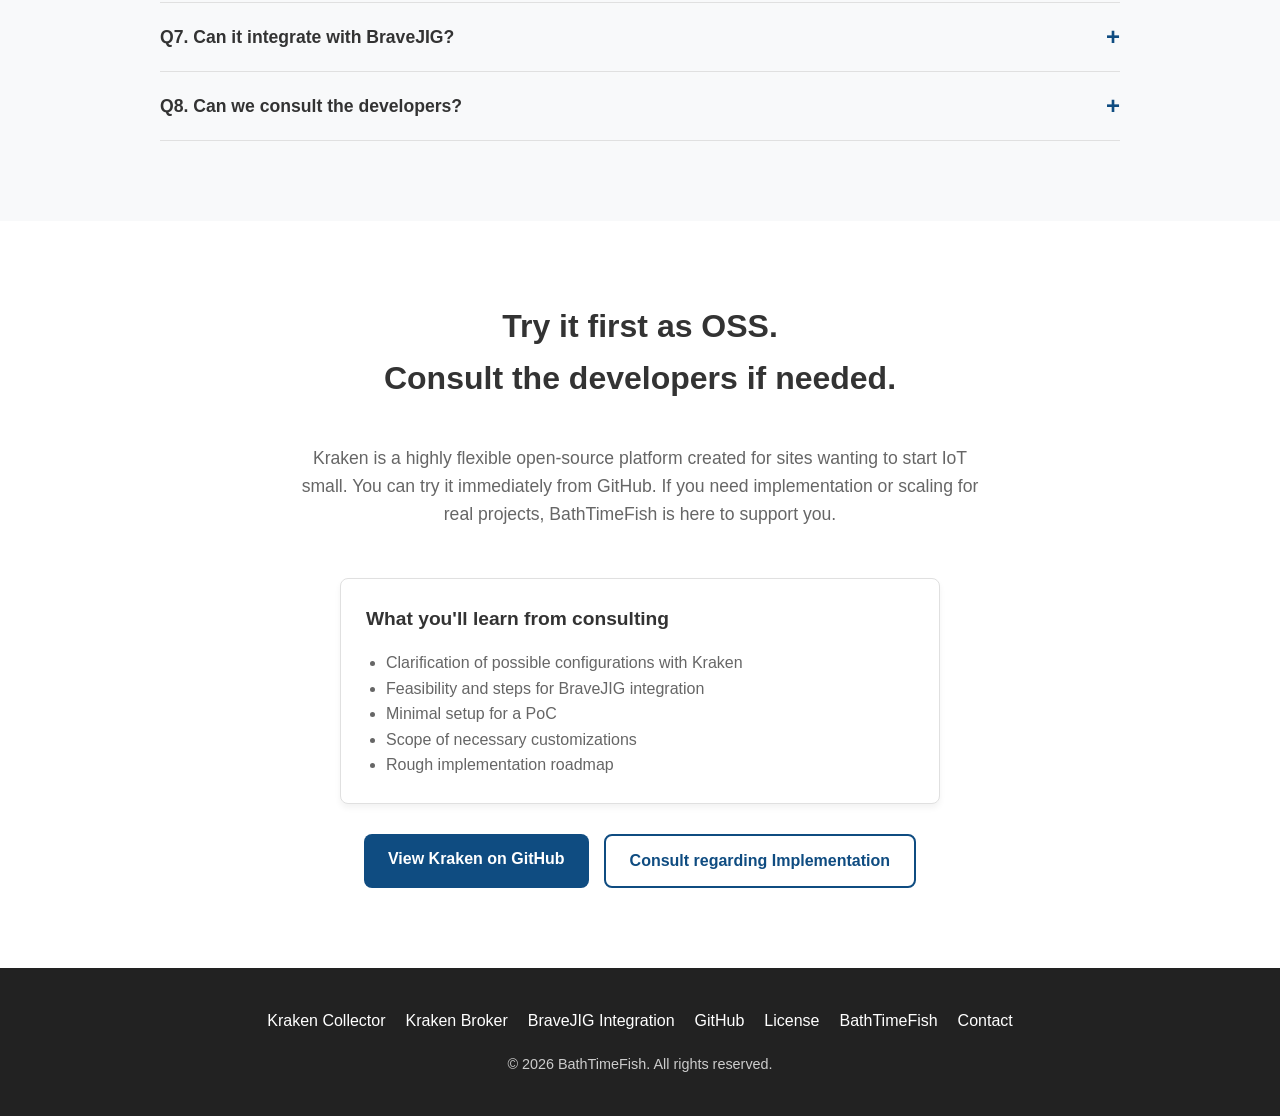
<file: en.html>
<!DOCTYPE html>
<html lang="en">
<head>
    <meta charset="UTF-8">
    <meta name="viewport" content="width=device-width, initial-scale=1.0">
    <title>Kraken - IoT, Smaller and Freer.</title>
    <meta name="description" content="The right choice for environments where cloud IoT feels too heavy. Open-source IoT data router 'Kraken'.">
    <link rel="shortcut icon" type="image/svg+xml" href="bathtimefish.svg">
    <link rel="alternate icon" type="image/png" href="bathtimefish.png">
    <link rel="stylesheet" href="styles.css">
</head>
<body>
    <header class="header">
        <div class="header-container">
            <div class="logo">
                <a href="#">
                    <img src="assets/kraken-logo-300.png" alt="Kraken Logo">
                    <span class="logo-text">Kraken</span>
                    <span class="logo-badge">OSS</span>
                </a>
            </div>
            <nav class="nav">
                <a href="#about">Features</a>
                <a href="#architecture">Architecture</a>
                <a href="#bravejig">BraveJIG</a>
                <a href="#usecases">Use Cases</a>
                <a href="#support">Support</a>
                <a href="#faq">FAQ</a>
                <a href="index.html" class="lang-switch">日本語</a>
            </nav>
        </div>
    </header>

    <main>
        <!-- 1. Hero -->
        <section class="section hero" id="hero">
            <div class="container hero-container">
                <div class="hero-content">
                    <h1>IoT, Smaller and Freer.</h1>
                    <h2>The right choice for environments where cloud IoT feels too heavy.</h2>
                    <p>Kraken is an open-source IoT data router that combines <strong>Kraken Collector</strong> and <strong>Kraken Broker</strong> to flexibly build workflows for IoT data collection, processing, storage, and notification.<br><br>From small environments like Raspberry Pi to scalable container-based deployments, it grows with your needs and budget. While large-scale cloud IoT platforms have their place, Kraken is the practical alternative for teams who want to start smaller and more freely.</p>
                    <div class="hero-cta">
                        <a href="https://github.com/bathtimefish/kraken_collector" class="btn btn-primary" target="_blank" rel="noopener noreferrer">View on GitHub</a>
                        <a href="https://forms.gle/X2RKJqLNiJXBfnKW8" class="btn btn-secondary" target="_blank" rel="noopener noreferrer">Consult regarding Implementation</a>
                    </div>
                </div>
                <div class="hero-image">
                    <img src="assets/kraken_archtecture.png" alt="Kraken Architecture">
                </div>
            </div>
        </section>

        <!-- 2. Problem -->
        <section class="section section-alt" id="problem">
            <div class="container">
                <h2 class="section-title">For environments where cloud IoT is a bit too much.</h2>
                <p class="section-lead">You want to start IoT, but the architecture becomes too heavy when including cloud, apps, and operations platforms.<br>This dilemma is common for companies pushing for field-driven IoT or teams looking to start with a small PoC.</p>
                <div class="grid-3">
                    <div class="card">
                        <h3>Cost & Lock-in</h3>
                        <p>Desire to minimize subscription costs. Reluctance to rely solely on cloud-first architectures.</p>
                    </div>
                    <div class="card">
                        <h3>On-Premises Focus</h3>
                        <p>Need to manage all resources locally within the operational field or closed network.</p>
                    </div>
                    <div class="card">
                        <h3>Minimal Requirements</h3>
                        <p>Want to start small without over-engineering. Preferring the ability to quickly build necessary functions over having excessive features.</p>
                    </div>
                </div>
                <p style="text-align:center; margin-top:30px; color:var(--text-muted);">Kraken was born from this background. While feature-rich cloud IoT platforms are necessary for some projects, many environments prioritize operational cost, data ownership, and compact configurations. Kraken is developed to let you "start IoT small" in exactly these scenarios.</p>
            </div>
        </section>

        <!-- 3. About -->
        <section class="section" id="about">
            <div class="container">
                <h2 class="section-title">Simplifying the IoT data flow from collection to processing.</h2>
                <p class="section-lead">Kraken is a two-layer IoT backend. The <strong>Collector</strong> receives data from diverse protocols and sources, and the <strong>Broker</strong> connects that data to processing, storage, notifications, and external systems.<br><br>By combining Collector and Broker, data sent from edge IoT sensors can be received in either cloud or on-premises environments and deployed into workflows tailored to your business needs.</p>
                
                <div class="arch-diagram">
                    <span>Devices / Sensors</span> ➔ 
                    <span>Kraken Collector</span> ➔ 
                    <span>gRPC</span> ➔ 
                    <span>Kraken Broker</span> ➔ 
                    <span>DB / Notification / Apps</span>
                </div>
            </div>
        </section>

        <!-- 4. Architecture Details -->
        <section class="section section-alt" id="architecture">
            <div class="container arch-details">
                <div class="grid-2">
                    <div class="card">
                        <h3>Kraken Collector</h3>
                        <p><strong>A lightweight data collection layer handling diverse inputs.</strong><br><br>An application that collects data from edge IoT sensors and peripheral systems. Implemented in Rust, it runs as a lightweight and scalable gRPC client for Kraken Broker. New collectors can be added as needed to extend functionality.</p>
                        <div class="tag-list">
                            <span class="tag">HTTP Webhooks</span>
                            <span class="tag">MQTT</span>
                            <span class="tag">WebSocket</span>
                            <span class="tag">iBeacon (BLE)</span>
                            <span class="tag">Serial Communication</span>
                            <span class="tag">TextFile Monitoring</span>
                            <span class="tag">Camera</span>
                            <span class="tag">Email</span>
                            <span class="tag">BraveJIG</span>
                            <span class="tag">TCP Server</span>
                        </div>
                    </div>
                    <div class="card" style="border-top-color: #2e8b57;">
                        <h3>Kraken Broker</h3>
                        <p><strong>A flexible broker layer connecting received data to business logic.</strong><br><br>A data broker that receives data from the Collector and executes custom processing such as transformation, storage, and notifications. Necessary operations can be written as brokers and executed asynchronously via events. Currently available in Python.</p>
                        <div class="tag-list">
                            <span class="tag">InfluxDB</span>
                            <span class="tag">Redis</span>
                            <span class="tag">MongoDB</span>
                            <span class="tag">WebSocket</span>
                            <span class="tag">Slack</span>
                            <span class="tag">Custom Broker</span>
                        </div>
                    </div>
                </div>
            </div>
        </section>

        <!-- 5. BraveJIG Integration -->
        <section class="section" id="bravejig">
            <div class="container">
                <div class="bravejig-section">
                    <h2 class="section-title">Field data from BraveJIG, straight into your workflow.</h2>
                    <p>Leverage data collected by BraveJIG through Kraken's workflows.<br><br>BathTimeFish is the <strong>developer of Kraken and an integration support partner for BraveJIG. We can support you end-to-end, from acquiring field data to building the utilization platform.</strong><br><br>Furthermore, via the <strong>BraveJIG CLI (paid component)</strong> provided by BathTimeFish, you can connect BraveJIG sensor data to <strong>Kraken Collector</strong>, and seamlessly construct pipelines for preprocessing, accumulation, notification, and external integration through <strong>Kraken Broker</strong>.</p>
                    
                    <div class="bravejig-steps">
                        <div class="step">Collect with BraveJIG</div>
                        <div class="step-arrow">➔</div>
                        <div class="step">Connect via BraveJIG CLI</div>
                        <div class="step-arrow">➔</div>
                        <div class="step">Leverage with Kraken</div>
                    </div>
                    
                    <p>It doesn't end with just connecting a sensor. The acquired data must be structured, stored, notified, and passed to external systems for real business use. BathTimeFish provides comprehensive support from BraveJIG implementation to Kraken integration and operational design.<br>By designing not just the data collection but the subsequent steps, we ensure your IoT adoption goes beyond a PoC into actual operations.</p>
                    
                    <div class="bravejig-note">
                        * BraveJIG is a modular IoT device series designed for the field, capable of starting from a local LAN without internet access. BathTimeFish participates as an integration support partner.
                    </div>
                    
                    <div style="margin-top: 30px; text-align: center;">
                        <a href="https://forms.gle/X2RKJqLNiJXBfnKW8" class="btn btn-primary" target="_blank" rel="noopener noreferrer">Consult about BraveJIG × Kraken</a>
                    </div>
                </div>
            </div>
        </section>

        <!-- 6. Strengths -->
        <section class="section section-alt" id="strengths">
            <div class="container">
                <h2 class="section-title">Why Choose Kraken</h2>
                <div class="grid-3">
                    <div class="card">
                        <h3>Start Small</h3>
                        <p>Runs on low-resource environments like Raspberry Pi, allowing you to start IoT small on-premises.</p>
                    </div>
                    <div class="card">
                        <h3>Not Cloud-Dependent</h3>
                        <p>Does not assume cloud dependency, making it suitable for local fields, closed networks, and dedicated environments.</p>
                    </div>
                    <div class="card">
                        <h3>Build Quickly</h3>
                        <p>Focuses on letting you quickly build the minimum necessary features for an IoT backend, rather than overwhelming you with unused capabilities.</p>
                    </div>
                    <div class="card">
                        <h3>Broad Input Paths</h3>
                        <p>Supports diverse field inputs including Webhook, MQTT, BLE, serial, files, camera, email, and TCP.</p>
                    </div>
                    <div class="card">
                        <h3>Freely Extensible</h3>
                        <p>You can add and customize Collectors and Brokers to fit your specific business logic and field requirements.</p>
                    </div>
                    <div class="card">
                        <h3>Free OSS</h3>
                        <p>Available for free under an open license, allowing you to develop custom implementations and proprietary operations as needed.</p>
                    </div>
                    <div class="card" style="grid-column: 1 / -1; border-color: var(--primary);">
                        <h3 style="color: var(--primary);">Expand Value with BraveJIG Integration</h3>
                        <p>Through the BraveJIG CLI provided by BathTimeFish, sensor data collected by BraveJIG can be ingested into Kraken, evolving into an IoT platform tailored to customer needs. It maximizes the strengths of BraveJIG, a modular IoT device that can start from a local LAN.</p>
                    </div>
                </div>
            </div>
        </section>

        <!-- 7. Use Cases -->
        <section class="section" id="usecases">
            <div class="container">
                <h2 class="section-title">Where Kraken Shines</h2>
                
                <div class="grid-2" style="margin-bottom: 40px;">
                    <div class="card" style="background: #f0fdf4; border-color: #bbf7d0;">
                        <h3 style="color: #166534;">Suitable Cases</h3>
                        <ul style="list-style:disc; margin-left: 20px; color: #15803d; font-size: 0.95rem;">
                            <li>Want to start from a small scale</li>
                            <li>Want to operate on-premises or in closed networks</li>
                            <li>Need to flexibly configure data collection, preprocessing, and storage</li>
                            <li>Feel that cloud IoT platforms are too grandiose</li>
                            <li>Want to quickly launch an IoT platform combined with field devices like BraveJIG</li>
                        </ul>
                    </div>
                    <div class="card" style="background: #fef2f2; border-color: #fecaca;">
                        <h3 style="color: #991b1b;">Cases That Might Not Be a Fit Immediately</h3>
                        <ul style="list-style:disc; margin-left: 20px; color: #b91c1c; font-size: 0.95rem;">
                            <li>Want to rely on a large-scale managed cloud platform from day one</li>
                            <li>Want to use a completely ready-made SaaS provided by a vendor</li>
                            <li>Prefer introducing a finished business app rather than a custom design</li>
                        </ul>
                    </div>
                </div>

                <div class="grid-3">
                    <div class="card">
                        <h3>Factory Equipment Monitoring</h3>
                        <p>Collect sensor data, evaluate thresholds in the Broker, and connect to InfluxDB storage and Slack notifications.</p>
                    </div>
                    <div class="card">
                        <h3>IoT in Closed Environments</h3>
                        <p>Build Collector/Broker on-premises in sites where cloud adoption is difficult, completing data workflows locally.</p>
                    </div>
                    <div class="card">
                        <h3>Rapid PoC & Trials</h3>
                        <p>Create a minimal setup on a Raspberry Pi or Mini PC to quickly start collecting and testing data.</p>
                    </div>
                    <div class="card">
                        <h3>Legacy Equipment Connection</h3>
                        <p>Gradually ingest data from existing equipment using serial communication, file monitoring, or TCP servers.</p>
                    </div>
                    <div class="card">
                        <h3>BLE Beacons & Email Triggers</h3>
                        <p>Handle specialized entry points like iBeacon or SMTP to easily build data integrations matching field needs.</p>
                    </div>
                    <div class="card">
                        <h3>Platform via BraveJIG Sensors</h3>
                        <p>Connect data collected by BraveJIG to Kraken via the BraveJIG CLI to build a full workflow including preprocessing, DB storage, and alerts.</p>
                    </div>
                </div>
            </div>
        </section>

        <!-- 8. Models -->
        <section class="section section-alt" id="models">
            <div class="container">
                <h2 class="section-title">Choose your deployment scale based on needs and budget</h2>
                <p class="section-lead">Kraken is designed not as a massive initial investment, but as a foundation that can start small and grow as needed.</p>
                <div class="grid-3">
                    <div class="card">
                        <h3>Starter</h3>
                        <p><strong>Minimal Setup</strong><br>Start with a single Raspberry Pi / Mini PC.<br><br>Best for:<br>PoC, validation, and single-site deployments.</p>
                    </div>
                    <div class="card">
                        <h3>Standard</h3>
                        <p><strong>Standard Setup</strong><br>Stable operation on-premises or VMs.<br><br>Best for:<br>Continuous use involving multiple inputs, DB storage, and notification integration.</p>
                    </div>
                    <div class="card">
                        <h3>Scalable</h3>
                        <p><strong>Extended Setup</strong><br>Scale Collector/Broker using containers.<br><br>Best for:<br>Multiple sites, diverse data flows, and operations eyeing future growth.</p>
                    </div>
                </div>
            </div>
        </section>

        <!-- 9. Support -->
        <section class="section" id="support">
            <div class="container">
                <h2 class="section-title">Because it's OSS, rely on pros only where you need to</h2>
                <div class="grid-2">
                    <div class="card">
                        <h3>Free to use Open Source</h3>
                        <p>Kraken is available for free as open source. Within the scope of the license, you can freely deploy and customize it in your own environment.</p>
                    </div>
                    <div class="card" style="border-color: var(--primary);">
                        <h3 style="color: var(--primary);">Paid Support & CLI by BathTimeFish</h3>
                        <p>In actual implementations, site-specific technical decisions are crucial. As the developer of Kraken, BathTimeFish offers implementation consulting, custom development, and maintenance support.<br><br>Furthermore, if you wish to fully integrate with BraveJIG, introducing the <strong>BraveJIG CLI (paid)</strong> provided by BathTimeFish allows you to seamlessly connect data into your workflow.</p>
                    </div>
                </div>
                
                <div style="margin-top: 40px;">
                    <h3 style="text-align: center; margin-bottom: 20px;">Support Offerings Example</h3>
                    <div class="tag-list" style="justify-content: center;">
                        <span class="tag">Implementation Consulting</span>
                        <span class="tag">PoC Launch Support</span>
                        <span class="tag">Custom Collector Development</span>
                        <span class="tag">Custom Broker Implementation</span>
                        <span class="tag">BraveJIG CLI & Integration</span>
                        <span class="tag">DB/Alert/External Design</span>
                        <span class="tag">On-Premises Configuration</span>
                        <span class="tag">Maintenance & Troubleshooting</span>
                    </div>
                </div>
                <div style="text-align: center; margin-top: 40px;">
                    <a href="https://forms.gle/X2RKJqLNiJXBfnKW8" class="btn btn-primary" target="_blank" rel="noopener noreferrer">Consult about Kraken</a>
                </div>
            </div>
        </section>

        <!-- 10. FAQ -->
        <section class="section section-alt" id="faq">
            <div class="container">
                <h2 class="section-title">FAQ</h2>
                <div class="faq-list">
                    <div class="faq-item">
                        <div class="faq-q">Q1. Is Kraken free to use?</div>
                        <div class="faq-a">Yes. Kraken is published as OSS and can be used for free.</div>
                    </div>
                    <div class="faq-item">
                        <div class="faq-q">Q2. What types of inputs are supported?</div>
                        <div class="faq-a">It supports HTTP Webhooks, MQTT, WebSocket, iBeacon, serial communication, text file monitoring, Camera, Email, BraveJIG, and TCP Server.</div>
                    </div>
                    <div class="faq-item">
                        <div class="faq-q">Q3. Does it run on a Raspberry Pi?</div>
                        <div class="faq-a">Yes. Kraken is designed to allow starting IoT small on low-resource computers like Raspberry Pi.</div>
                    </div>
                    <div class="faq-item">
                        <div class="faq-q">Q4. Can it be used in on-premises environments?</div>
                        <div class="faq-a">Yes. Kraken is structured to be utilized in both cloud and on-premises environments.</div>
                    </div>
                    <div class="faq-item">
                        <div class="faq-q">Q5. Does it support data storage and notifications?</div>
                        <div class="faq-a">Yes. The Broker can handle data processing, storage, and notifications. Integrations with InfluxDB, Redis, MongoDB, WebSocket, and Slack are possible.</div>
                    </div>
                    <div class="faq-item">
                        <div class="faq-q">Q6. Can it be customized for our company?</div>
                        <div class="faq-a">Yes. By adding custom Collectors or Brokers, extensions tailored to your business requirements are possible.</div>
                    </div>
                    <div class="faq-item">
                        <div class="faq-q">Q7. Can it integrate with BraveJIG?</div>
                        <div class="faq-a">Yes. Kraken Collector supports BraveJIG integration, and you can ingest sensor data into Kraken via the BraveJIG CLI (paid) provided by BathTimeFish. This allows you to build a complete workflow including preprocessing, DB storage, alerts, and external integration.</div>
                    </div>
                    <div class="faq-item">
                        <div class="faq-q">Q8. Can we consult the developers?</div>
                        <div class="faq-a">Yes. BathTimeFish provides implementation consulting, custom development, and operational support, in addition to providing the BraveJIG CLI and BraveJIG integration support.</div>
                    </div>
                </div>
            </div>
        </section>

        <!-- 11. Final CTA -->
        <section class="section final-cta" id="contact">
            <div class="container">
                <h2 class="section-title">Try it first as OSS.<br>Consult the developers if needed.</h2>
                <p class="section-lead">Kraken is a highly flexible open-source platform created for sites wanting to start IoT small. You can try it immediately from GitHub. If you need implementation or scaling for real projects, BathTimeFish is here to support you.</p>
                
                <div class="card" style="max-width: 600px; margin: 0 auto; text-align: left;">
                    <h3 style="margin-bottom: 15px;">What you'll learn from consulting</h3>
                    <ul style="list-style:disc; margin-left: 20px; color: var(--text-muted);">
                        <li>Clarification of possible configurations with Kraken</li>
                        <li>Feasibility and steps for BraveJIG integration</li>
                        <li>Minimal setup for a PoC</li>
                        <li>Scope of necessary customizations</li>
                        <li>Rough implementation roadmap</li>
                    </ul>
                </div>

                <div class="hero-cta">
                    <a href="https://github.com/bathtimefish/kraken_collector" class="btn btn-primary" target="_blank" rel="noopener noreferrer">View Kraken on GitHub</a>
                    <a href="https://forms.gle/X2RKJqLNiJXBfnKW8" class="btn btn-secondary" target="_blank" rel="noopener noreferrer">Consult regarding Implementation</a>
                </div>
            </div>
        </section>
    </main>

    <footer class="footer">
        <div class="container">
            <div class="footer-links">
                <a href="#about">Kraken Collector</a>
                <a href="#about">Kraken Broker</a>
                <a href="#bravejig">BraveJIG Integration</a>
                <a href="https://github.com/bathtimefish/kraken_collector" target="_blank" rel="noopener noreferrer">GitHub</a>
                <a href="#">License</a>
                <a href="https://www.bathtimefish.com" target="_blank" rel="noopener noreferrer">BathTimeFish</a>
                <a href="https://forms.gle/X2RKJqLNiJXBfnKW8" target="_blank" rel="noopener noreferrer">Contact</a>
            </div>
            <p>&copy; 2026 BathTimeFish. All rights reserved.</p>
        </div>
    </footer>

    <script src="script.js"></script>
</body>
</html>
</file>
<file: styles.css>
:root {
    --primary: #0f4c81; /* Trustworthy blue */
    --primary-light: #e6f0fa;
    --text-main: #333333;
    --text-muted: #666666;
    --bg-main: #ffffff;
    --bg-alt: #f8f9fa;
    --border: #e0e0e0;
    --bravejig-accent: #f0f7ff;
    --bravejig-border: #bbd8f5;
    --card-shadow: 0 4px 6px rgba(0,0,0,0.05);
    --border-radius: 8px;
    --transition: 0.3s ease;
    --container-width: 1000px;
}
* { box-sizing: border-box; margin: 0; padding: 0; }
body {
    font-family: -apple-system, BlinkMacSystemFont, "Segoe UI", Roboto, Helvetica, Arial, sans-serif;
    color: var(--text-main);
    background-color: var(--bg-main);
    line-height: 1.6;
}
a { color: var(--primary); text-decoration: none; }
a:hover { text-decoration: underline; }
ul { list-style: none; }

.container { max-width: var(--container-width); margin: 0 auto; padding: 0 20px; }
.section { padding: 80px 0; }
.section-alt { background-color: var(--bg-alt); }

/* Header */
.header {
    border-bottom: 1px solid var(--border);
    background: var(--bg-main);
    position: sticky; top: 0; z-index: 100;
}
.header-container {
    display: flex; justify-content: space-between; align-items: center; padding: 15px 20px;
    max-width: var(--container-width); margin: 0 auto;
}
.logo a {
    display: flex;
    align-items: center;
    gap: 10px;
    text-decoration: none;
}
.logo img { height: 32px; width: auto; }
.logo-text {
    font-size: 1.5rem;
    font-weight: 700;
    color: #444;
    letter-spacing: -0.02em;
}
.logo-badge {
    font-size: 0.7rem;
    font-weight: 700;
    background: var(--primary-light);
    color: var(--primary);
    padding: 2px 6px;
    border-radius: 4px;
    text-transform: uppercase;
    line-height: 1;
}
.nav { display: flex; gap: 20px; align-items: center; }
.nav a { color: var(--text-main); font-weight: 500; font-size: 0.9rem; }
.nav .lang-switch { color: var(--text-muted); font-size: 0.85rem; border: 1px solid var(--border); padding: 4px 8px; border-radius: 4px; }
.nav .lang-switch:hover { background: var(--bg-alt); text-decoration: none; }

/* Buttons */
.btn {
    display: inline-block; padding: 12px 24px; border-radius: var(--border-radius);
    font-weight: 600; text-align: center; cursor: pointer; transition: var(--transition);
    border: none; text-decoration: none; font-size: 1rem;
}
.btn-primary { background: var(--primary); color: #fff; }
.btn-primary:hover { background: #0b3d66; text-decoration: none; color: #fff; }
.btn-secondary { background: #fff; color: var(--primary); border: 2px solid var(--primary); }
.btn-secondary:hover { background: var(--primary-light); text-decoration: none; }

/* Hero */
.hero { display: flex; align-items: center; gap: 40px; padding: 60px 0; }
.hero-content { flex: 1; }
.hero h1 { font-size: 2.5rem; line-height: 1.2; margin-bottom: 15px; color: var(--text-main); }
.hero h2 { font-size: 1.2rem; color: var(--text-muted); font-weight: normal; margin-bottom: 20px; }
.hero p { margin-bottom: 30px; font-size: 1rem; color: var(--text-muted); }
.hero-cta { display: flex; gap: 15px; }
.hero-image { flex: 1; text-align: center; }
.hero-image img { max-width: 100%; height: auto; border-radius: var(--border-radius); box-shadow: var(--card-shadow); }

/* Sections Common */
.section-title { text-align: center; font-size: 2rem; margin-bottom: 40px; }
.section-lead { text-align: center; max-width: 700px; margin: 0 auto 50px auto; font-size: 1.1rem; color: var(--text-muted); }

/* Cards Grid */
.grid-3 { display: grid; grid-template-columns: repeat(3, 1fr); gap: 20px; }
.grid-2 { display: grid; grid-template-columns: repeat(2, 1fr); gap: 30px; }
.card { background: #fff; border: 1px solid var(--border); padding: 25px; border-radius: var(--border-radius); box-shadow: var(--card-shadow); }
.card h3 { margin-bottom: 10px; font-size: 1.2rem; }
.card p { font-size: 0.95rem; color: var(--text-muted); }

/* Architecture */
.arch-diagram { text-align: center; margin: 30px 0; font-weight: bold; font-size: 1.1rem; color: var(--primary); }
.arch-diagram span { display: inline-block; padding: 10px 20px; background: var(--primary-light); border-radius: 20px; margin: 5px; }
.arch-details .card { border-top: 4px solid var(--primary); }
.tag-list { display: flex; flex-wrap: wrap; gap: 8px; margin-top: 15px; }
.tag { font-size: 0.8rem; background: var(--bg-alt); border: 1px solid var(--border); padding: 4px 10px; border-radius: 12px; }

/* BraveJIG */
.bravejig-section { background: var(--bravejig-accent); border: 1px solid var(--bravejig-border); border-radius: var(--border-radius); padding: 50px; margin: 40px 0; }
.bravejig-section .section-title { text-align: left; margin-bottom: 20px; color: var(--primary); }
.bravejig-steps { display: flex; gap: 20px; margin: 30px 0; font-weight: bold; text-align: center; justify-content: space-between; align-items: center; }
.step { flex: 1; background: #fff; padding: 20px; border-radius: var(--border-radius); box-shadow: 0 2px 4px rgba(0,0,0,0.05); }
.step-arrow { color: var(--primary); font-size: 1.5rem; }
.bravejig-note { font-size: 0.9rem; margin-top: 20px; color: var(--text-muted); }

/* FAQ Accordion */
.faq-item { border-bottom: 1px solid var(--border); padding: 15px 0; }
.faq-q { font-weight: bold; cursor: pointer; display: flex; justify-content: space-between; align-items: center; font-size: 1.1rem; }
.faq-q::after { content: '+'; font-size: 1.5rem; color: var(--primary); }
.faq-item.active .faq-q::after { content: '-'; }
.faq-a { display: none; padding-top: 10px; color: var(--text-muted); }
.faq-item.active .faq-a { display: block; }

/* Final CTA */
.final-cta { text-align: center; }
.final-cta .hero-cta { justify-content: center; margin-top: 30px; }

/* Footer */
.footer { background: #222; color: #ccc; padding: 40px 0; text-align: center; }
.footer a { color: #fff; }
.footer .footer-links { display: flex; justify-content: center; gap: 20px; margin-bottom: 20px; flex-wrap: wrap; }
.footer p { font-size: 0.9rem; }

/* Mobile */
@media (max-width: 768px) {
    .hero { flex-direction: column; text-align: center; }
    .hero-cta { flex-direction: column; }
    .nav { display: none; }
    .nav .lang-switch { display: inline-block; }
    .header-container { flex-direction: row; }
    .grid-3, .grid-2 { grid-template-columns: 1fr; }
    .bravejig-steps { flex-direction: column; }
    .step-arrow { transform: rotate(90deg); }
    .bravejig-section { padding: 30px 20px; }
}
</file>
